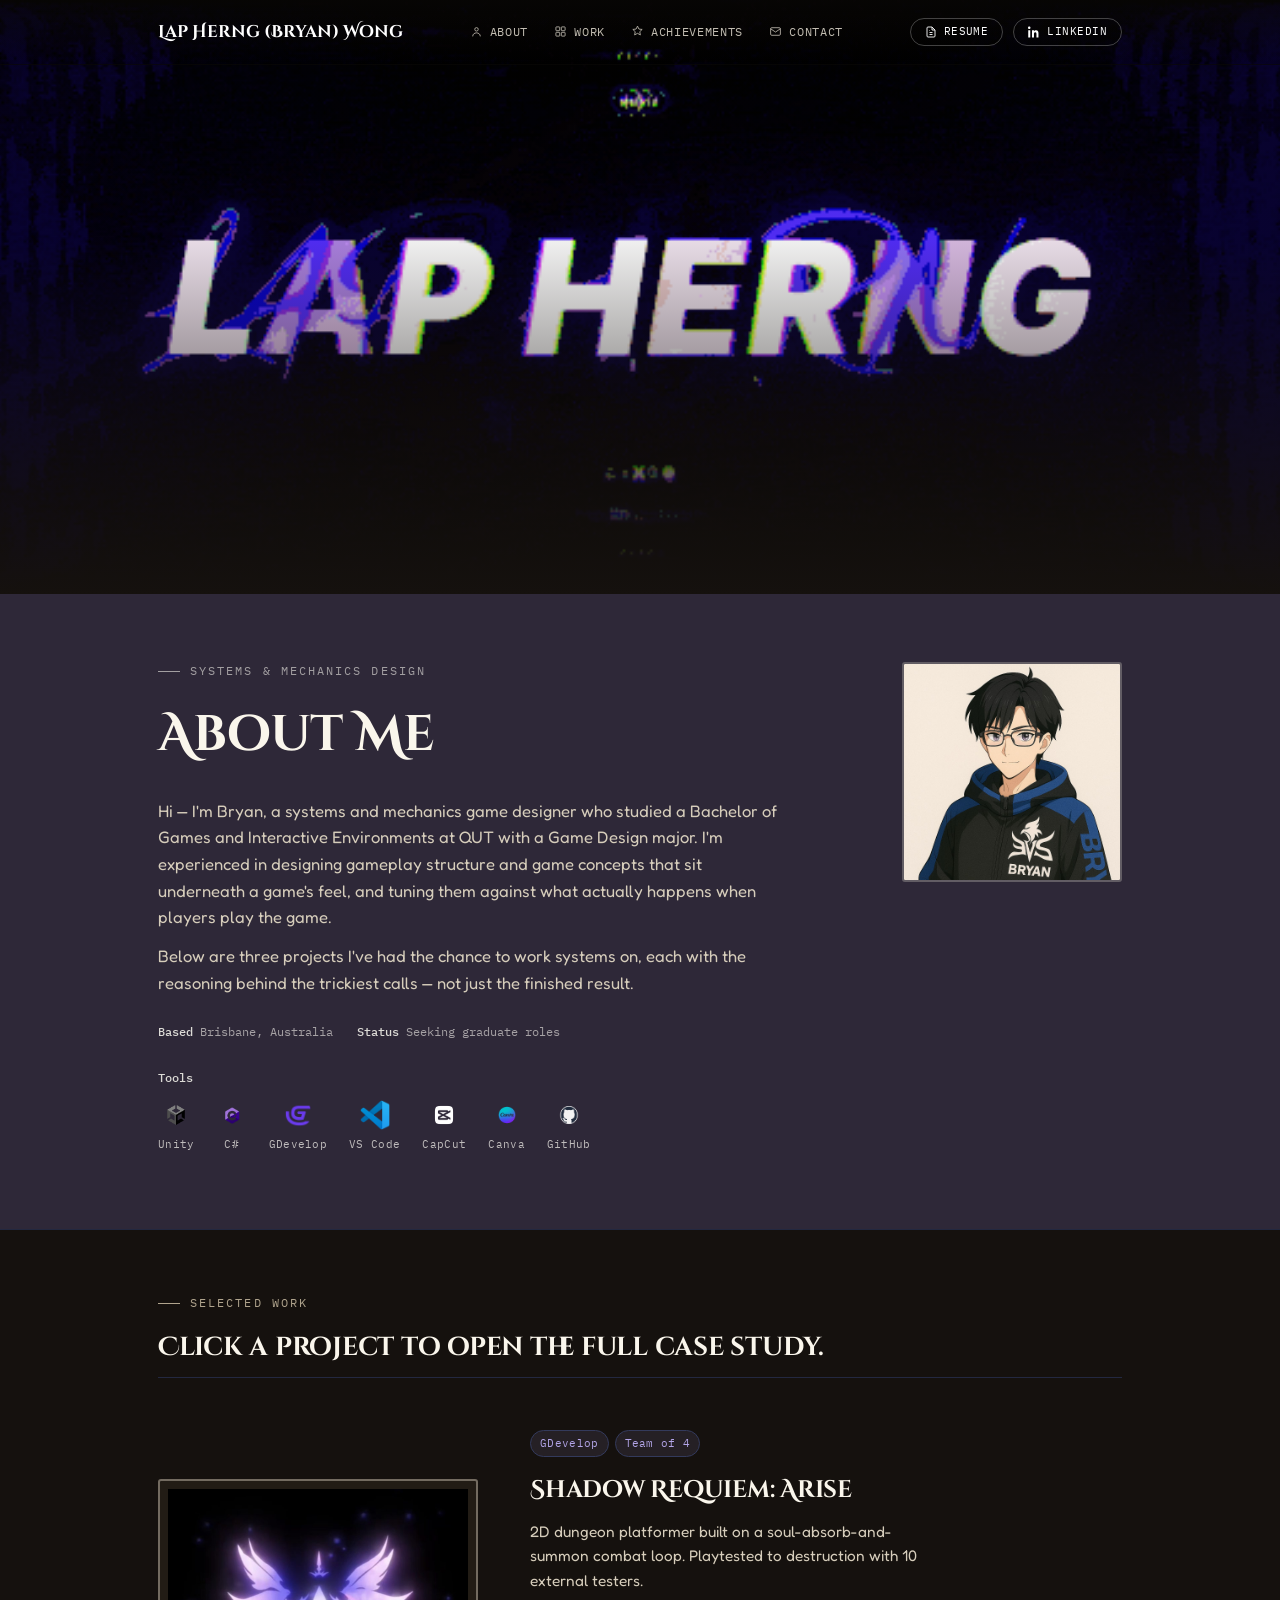
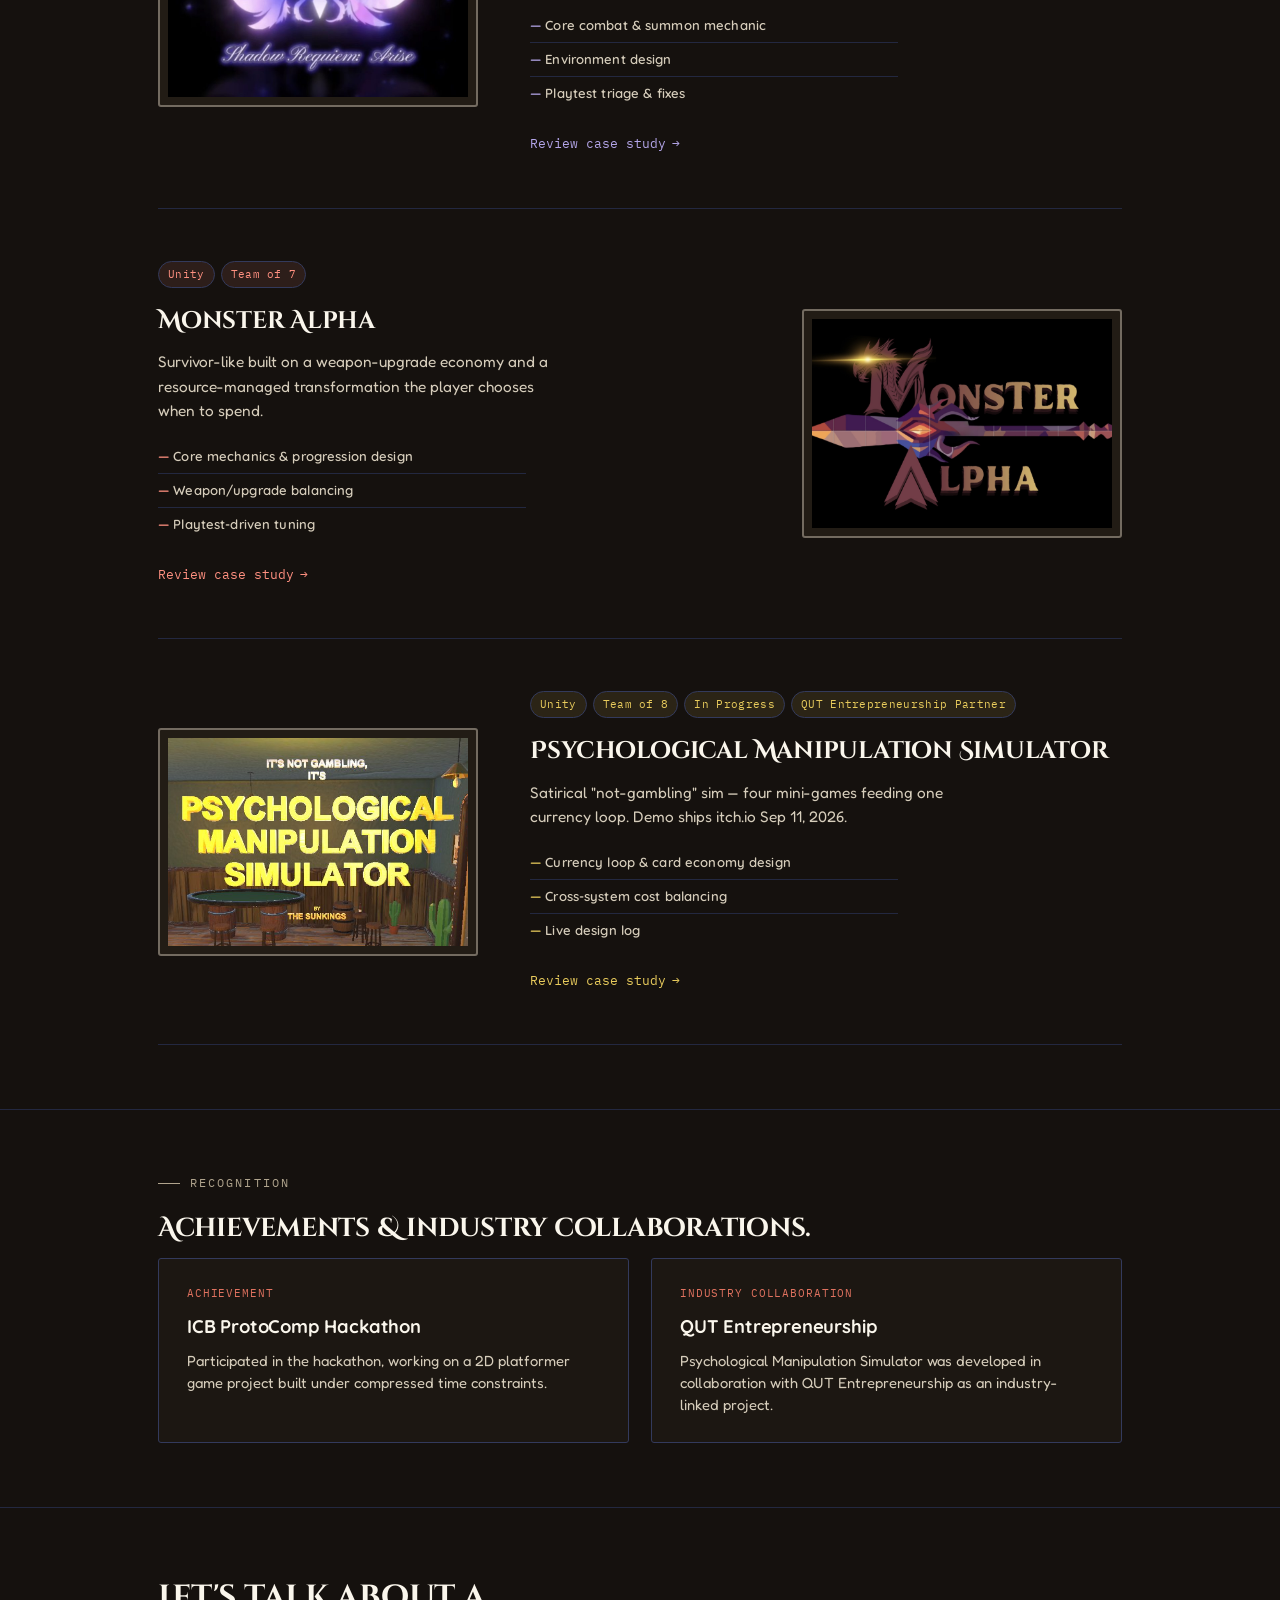
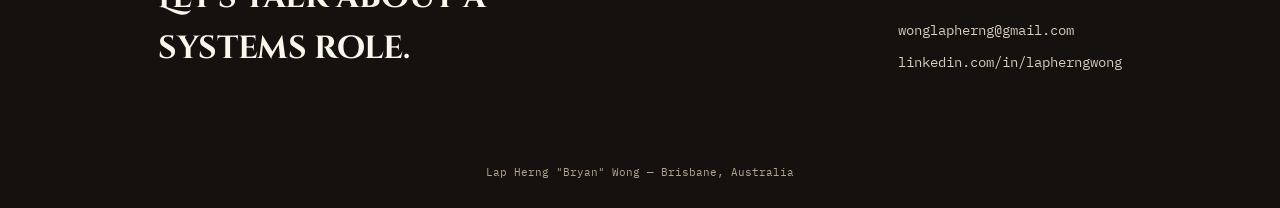
<file: index.html>
<!DOCTYPE html>
<html lang="en">
<head>
<meta charset="UTF-8">
<meta name="viewport" content="width=device-width, initial-scale=1.0">
<title>Lap Herng (Bryan) Wong — Systems &amp; Mechanics Designer</title>
<meta name="description" content="Systems and mechanics design portfolio — Bryan Wong, final-year Games &amp; Interactive Environments student at QUT.">
<link rel="preconnect" href="https://fonts.googleapis.com">
<link rel="preconnect" href="https://fonts.gstatic.com" crossorigin>
<link href="https://fonts.googleapis.com/css2?family=Cinzel+Decorative:wght@700;900&family=Fredoka:wght@300;400;500;600;700&family=IBM+Plex+Mono:wght@400;500&family=Quicksand:wght@500;600;700&display=swap" rel="stylesheet">
<link rel="stylesheet" href="assets/style.css?v=8">
</head>
<body>

<header class="nav" id="siteNav">
  <div class="nav-inner">
    <a href="index.html#top" class="nav-name">Lap Herng (Bryan) Wong</a>
    <ul class="nav-links">
      <li><a href="index.html#about"><svg viewBox="0 0 24 24" fill="none" stroke="currentColor" stroke-width="1.8"><circle cx="12" cy="8" r="3.2"/><path d="M5 21c0-4 3.2-6.5 7-6.5s7 2.5 7 6.5"/></svg><span class="label">About</span></a></li>
      <li><a href="index.html#work"><svg viewBox="0 0 24 24" fill="none" stroke="currentColor" stroke-width="1.8"><rect x="3.5" y="3.5" width="7" height="7" rx="1"/><rect x="13.5" y="3.5" width="7" height="7" rx="1"/><rect x="3.5" y="13.5" width="7" height="7" rx="1"/><rect x="13.5" y="13.5" width="7" height="7" rx="1"/></svg><span class="label">Work</span></a></li>
      <li><a href="index.html#achievements"><svg viewBox="0 0 24 24" fill="none" stroke="currentColor" stroke-width="1.8"><path d="M12 2l2.6 5.5 6 .7-4.4 4.1 1.1 6-5.3-2.9-5.3 2.9 1.1-6-4.4-4.1 6-.7z"/></svg><span class="label">Achievements</span></a></li>
      <li><a href="index.html#contact"><svg viewBox="0 0 24 24" fill="none" stroke="currentColor" stroke-width="1.8"><rect x="3" y="5" width="18" height="14" rx="2"/><path d="M3 7l9 6 9-6"/></svg><span class="label">Contact</span></a></li>
    </ul>
    <div class="nav-actions">
      <button class="nav-social" data-modal="resume-modal" aria-haspopup="dialog">
        <svg viewBox="0 0 24 24" fill="none" stroke="currentColor" stroke-width="1.8"><path d="M14 2H6a2 2 0 0 0-2 2v16a2 2 0 0 0 2 2h12a2 2 0 0 0 2-2V8z"/><path d="M14 2v6h6"/><path d="M9 13h6M9 17h6M9 9h1"/></svg>
        <span>Resume</span>
      </button>
      <a class="nav-social" href="https://www.linkedin.com/in/lapherngwong/" target="_blank" rel="noopener">
        <svg viewBox="0 0 24 24" fill="currentColor"><path d="M4.98 3.5C4.98 4.88 3.9 6 2.5 6S0 4.88 0 3.5 1.12 1 2.5 1s2.48 1.12 2.48 2.5zM.5 8.5h4V23h-4V8.5zM8.5 8.5h3.8v2h.05c.53-1 1.83-2.05 3.77-2.05 4.03 0 4.78 2.65 4.78 6.1V23h-4v-6.9c0-1.65-.03-3.77-2.3-3.77-2.3 0-2.65 1.8-2.65 3.65V23h-4V8.5z"/></svg>
        <span>LinkedIn</span>
      </a>
    </div>
  </div>
</header>

<div class="attachment-modal resume-modal-wrap" id="resume-modal" role="dialog" aria-modal="true" aria-labelledby="resume-modal-title" inert>
  <div class="attachment-modal-backdrop" data-modal-close></div>
  <div class="attachment-modal-panel resume-modal-panel">
    <div class="attachment-modal-head">
      <h3 id="resume-modal-title">Resume — Lap Herng (Bryan) Wong</h3>
      <button class="attachment-modal-close" data-modal-close>Close ×</button>
    </div>
    <iframe class="resume-frame" src="assets/files/Lap_Herng_Wong_(Bryan)_Resume.pdf?v=2" title="Resume preview — Lap Herng (Bryan) Wong"></iframe>
    <div class="resume-modal-actions">
      <a class="resume-download" href="assets/files/Lap_Herng_Wong_(Bryan)_Resume.pdf?v=2" download="Lap_Herng_Wong_(Bryan)_Resume.pdf">
        <svg viewBox="0 0 24 24" fill="none" stroke="currentColor" stroke-width="2"><path d="M12 3v12m0 0l-4-4m4 4l4-4"/><path d="M4 17v2a2 2 0 0 0 2 2h12a2 2 0 0 0 2-2v-2"/></svg>
        Download PDF
      </a>
    </div>
  </div>
</div>

<main id="top">

  <div class="hero-banner">
    <div class="hero-banner-media"></div>
    <div class="hero-banner-scrim"></div>
  </div>

  <section class="about-panel" id="about">
    <div class="wrap reveal">
      <div class="about-grid">
        <div class="about-content">
          <div class="eyebrow">Systems &amp; Mechanics Design</div>
          <h2>About Me</h2>
          <p>Hi — I'm Bryan, a systems and mechanics game designer who studied a Bachelor of Games and Interactive Environments at QUT with a Game Design major. I'm experienced in designing gameplay structure and game concepts that sit underneath a game's feel, and tuning them against what actually happens when players play the game.</p>
          <p>Below are three projects I've had the chance to work systems on, each with the reasoning behind the trickiest calls — not just the finished result.</p>
          <div class="about-panel-meta">
            <span><b>Based</b> Brisbane, Australia</span>
            <span><b>Status</b> Seeking graduate roles</span>
          </div>
          <div class="tools-label">Tools</div>
          <div class="tool-logos">
            <div class="tool-badge" title="Unity">
              <img src="assets/images/logo_unity.png" alt="Unity logo">
              <span>Unity</span>
            </div>
            <div class="tool-badge" title="C#">
              <img src="assets/images/logo_c%23.png" alt="C# logo">
              <span>C#</span>
            </div>
            <div class="tool-badge" title="GDevelop">
              <img src="assets/images/logo_gdev.png" alt="GDevelop logo">
              <span>GDevelop</span>
            </div>
            <div class="tool-badge" title="Visual Studio Code">
              <img src="assets/images/logo_vsc.png" alt="Visual Studio Code logo">
              <span>VS Code</span>
            </div>
            <div class="tool-badge" title="CapCut">
              <img src="assets/images/logo_capcut.png" alt="CapCut logo">
              <span>CapCut</span>
            </div>
            <div class="tool-badge" title="Canva">
              <img src="assets/images/logo_canva.png" alt="Canva logo">
              <span>Canva</span>
            </div>
            <div class="tool-badge" title="GitHub">
              <img src="assets/images/logo_github.png" alt="GitHub logo">
              <span>GitHub</span>
            </div>
          </div>
        </div>
        <div class="about-photo">
          <img src="assets/images/bryan_pfp.jpg" alt="Bryan Wong">
        </div>
      </div>
    </div>
  </section>

  <section id="work">
    <div class="wrap">
      <div class="section-head reveal">
        <div class="eyebrow">Selected Work</div>
        <h2>Click a project to open the full case study.</h2>
      </div>

      <div class="work-rows">

        <!-- ROW 1: SHADOW REQUIEM — image left, text right -->
        <article class="row-project row--shadow reveal">
          <a class="row-toggle" href="projects/shadow-requiem.html">
            <div class="row-media"><img src="assets/images/shadow-requiem.jpg" alt="Shadow Requiem: Arise logo"></div>
            <div class="row-text">
              <div class="row-tags"><span class="tag">GDevelop</span><span class="tag">Team of 4</span></div>
              <h3>Shadow Requiem: Arise</h3>
              <p class="row-blurb">2D dungeon platformer built on a soul-absorb-and-summon combat loop. Playtested to destruction with 10 external testers.</p>
              <ul class="row-contrib">
                <li>Core combat &amp; summon mechanic</li>
                <li>Environment design</li>
                <li>Playtest triage &amp; fixes</li>
              </ul>
              <span class="row-cta">Review case study <span class="arrow">→</span></span>
            </div>
          </a>
        </article>

        <!-- ROW 2: MONSTER ALPHA — text left, image right -->
        <article class="row-project row--monster row-project--reverse reveal">
          <a class="row-toggle" href="projects/monster-alpha.html">
            <div class="row-media"><img src="assets/images/monster-alpha.png" alt="Monster Alpha logo"></div>
            <div class="row-text">
              <div class="row-tags"><span class="tag">Unity</span><span class="tag">Team of 7</span></div>
              <h3>Monster Alpha</h3>
              <p class="row-blurb">Survivor-like built on a weapon-upgrade economy and a resource-managed transformation the player chooses when to spend.</p>
              <ul class="row-contrib">
                <li>Core mechanics &amp; progression design</li>
                <li>Weapon/upgrade balancing</li>
                <li>Playtest-driven tuning</li>
              </ul>
              <span class="row-cta">Review case study <span class="arrow">→</span></span>
            </div>
          </a>
        </article>

        <!-- ROW 3: PSYCH SIM — image left, text right -->
        <article class="row-project row--psych reveal">
          <a class="row-toggle" href="projects/psychological-manipulation-simulator.html">
            <div class="row-media"><img src="assets/images/psych-sim.jpg" alt="Psychological Manipulation Simulator key art"></div>
            <div class="row-text">
              <div class="row-tags"><span class="tag">Unity</span><span class="tag">Team of 8</span><span class="tag">In Progress</span><span class="tag">QUT Entrepreneurship Partner</span></div>
              <h3>Psychological Manipulation Simulator</h3>
              <p class="row-blurb">Satirical "not-gambling" sim — four mini-games feeding one currency loop. Demo ships itch.io Sep 11, 2026.</p>
              <ul class="row-contrib">
                <li>Currency loop &amp; card economy design</li>
                <li>Cross-system cost balancing</li>
                <li>Live design log</li>
              </ul>
              <span class="row-cta">Review case study <span class="arrow">→</span></span>
            </div>
          </a>
        </article>

      </div>
    </div>
  </section>

  <section id="achievements">
    <div class="wrap">
      <div class="section-head reveal">
        <div class="eyebrow">Recognition</div>
        <h2>Achievements &amp; industry collaborations.</h2>
      </div>

      <div class="achieve-grid">
        <div class="achieve-card reveal">
          <div class="achieve-kind">Achievement</div>
          <h3>ICB ProtoComp Hackathon</h3>
          <p>Participated in the hackathon, working on a 2D platformer game project built under compressed time constraints.</p>
        </div>
        <div class="achieve-card reveal">
          <div class="achieve-kind">Industry Collaboration</div>
          <h3>QUT Entrepreneurship</h3>
          <p>Psychological Manipulation Simulator was developed in collaboration with QUT Entrepreneurship as an industry-linked project.</p>
        </div>
      </div>
    </div>
  </section>

  <section id="contact">
    <div class="wrap">
      <div class="contact-inner reveal">
        <h2>Let's talk about a systems role.</h2>
        <div class="contact-links">
          <a href="mailto:wonglapherng@gmail.com">wonglapherng@gmail.com</a>
          <a href="https://www.linkedin.com/in/lapherngwong/" target="_blank" rel="noopener">linkedin.com/in/lapherngwong</a>
        </div>
      </div>
    </div>
  </section>

</main>

<footer>Lap Herng "Bryan" Wong — Brisbane, Australia</footer>

<script src="assets/main.js?v=8"></script>
</body>
</html>
</file>
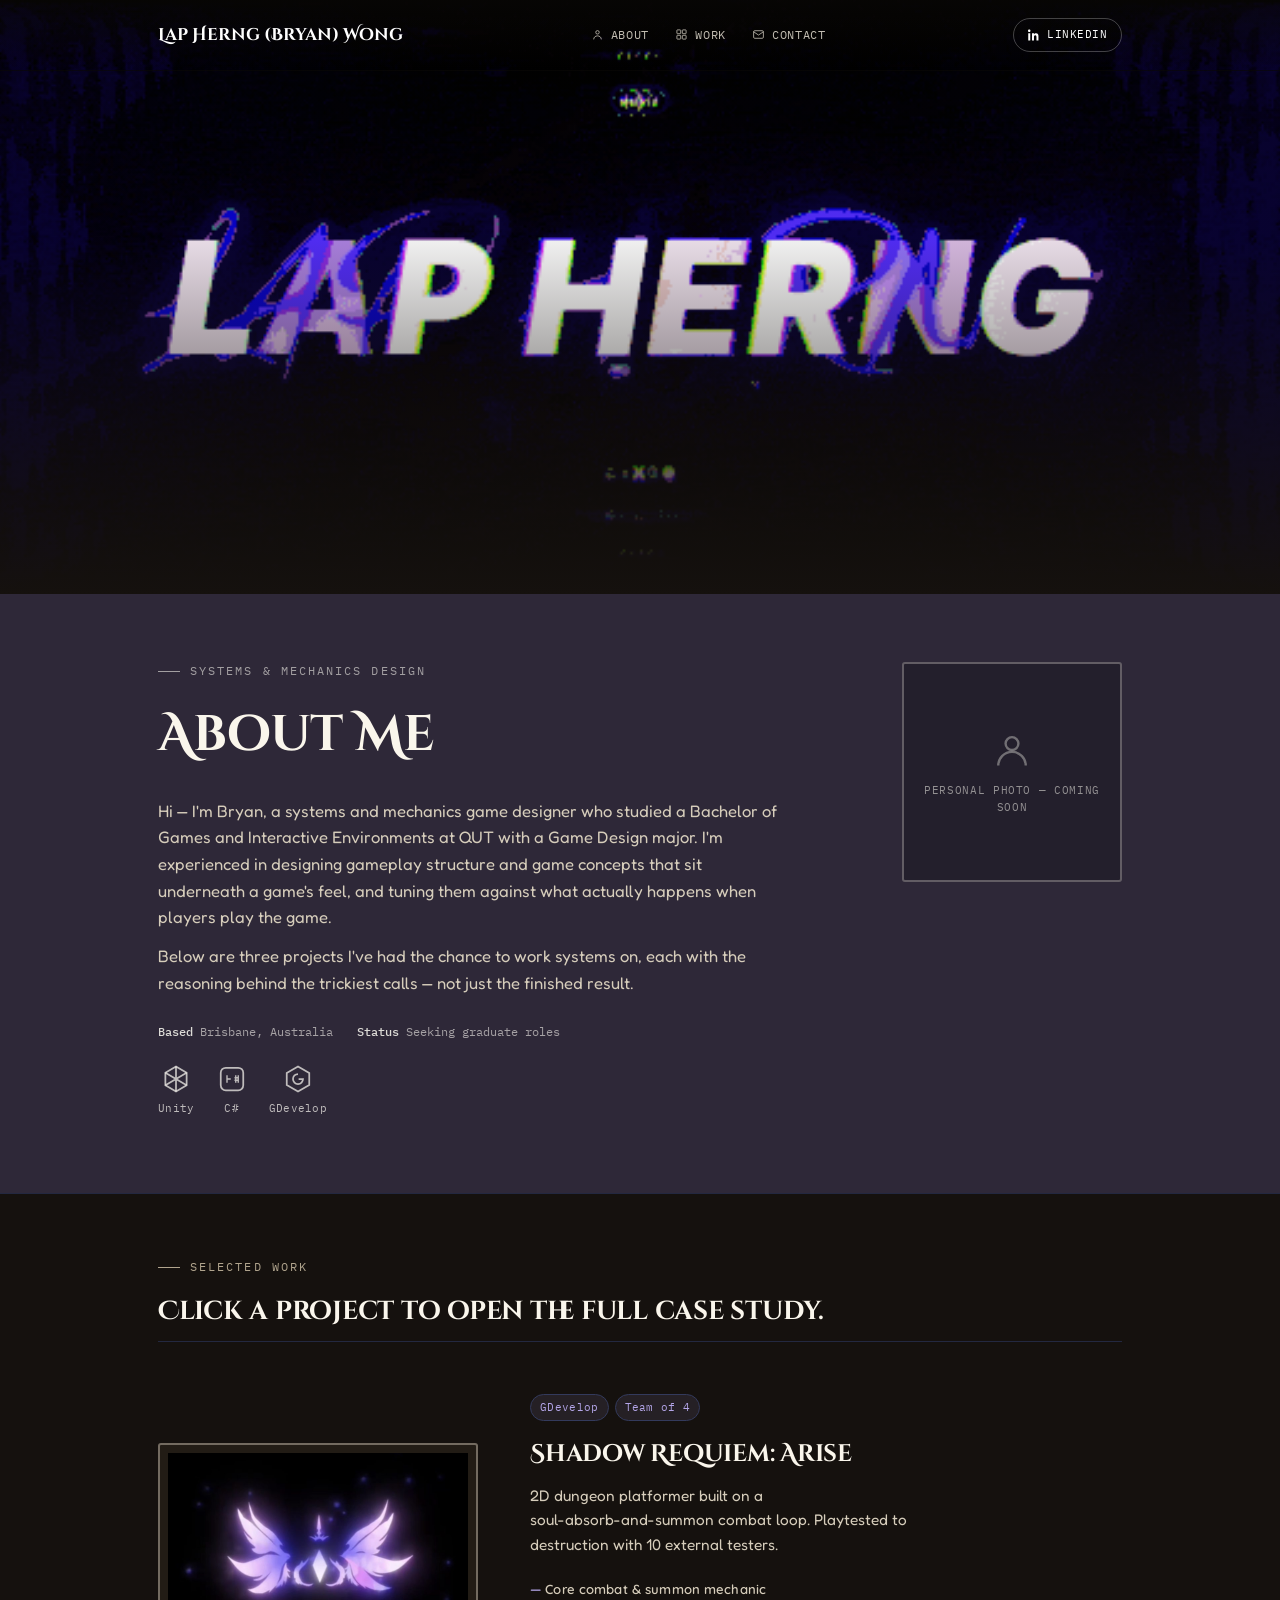
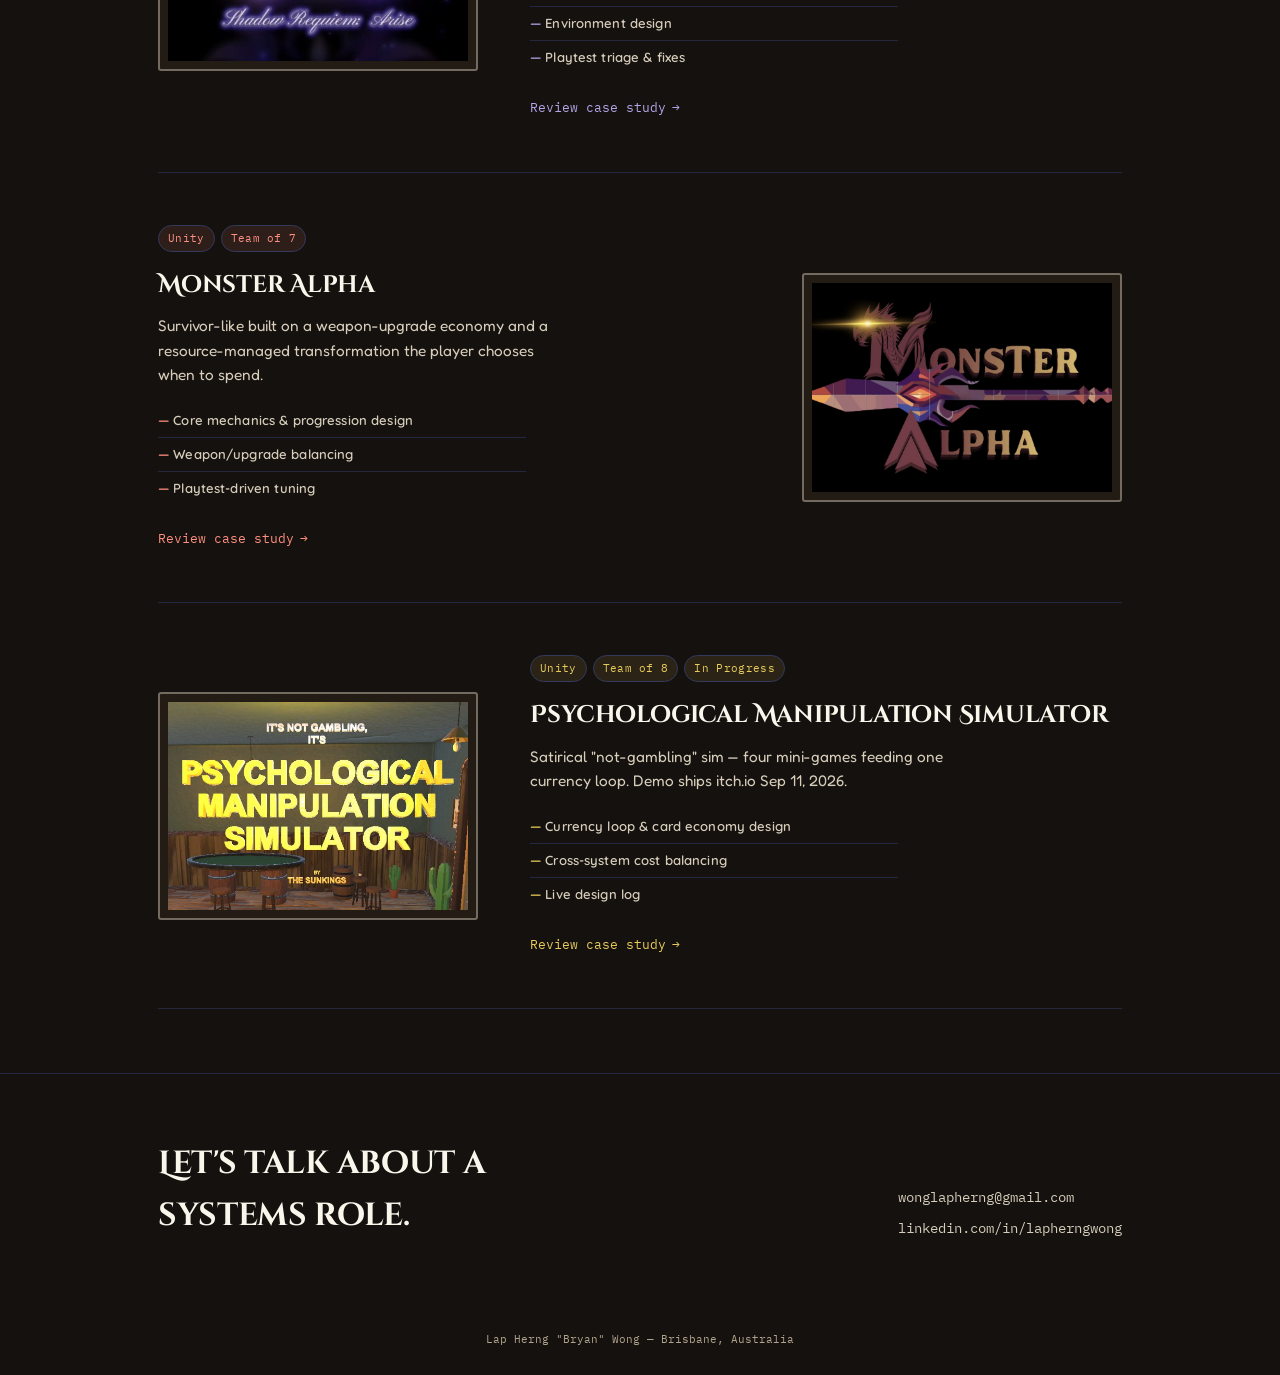
<file: portfolio-site (1)/index.html>
<!DOCTYPE html>
<html lang="en">
<head>
<meta charset="UTF-8">
<meta name="viewport" content="width=device-width, initial-scale=1.0">
<title>Lap Herng (Bryan) Wong — Systems &amp; Mechanics Designer</title>
<meta name="description" content="Systems and mechanics design portfolio — Bryan Wong, final-year Games &amp; Interactive Environments student at QUT.">
<link rel="preconnect" href="https://fonts.googleapis.com">
<link rel="preconnect" href="https://fonts.gstatic.com" crossorigin>
<link href="https://fonts.googleapis.com/css2?family=Cinzel+Decorative:wght@700;900&family=Fredoka:wght@300;400;500;600;700&family=IBM+Plex+Mono:wght@400;500&family=Quicksand:wght@500;600;700&display=swap" rel="stylesheet">
<link rel="stylesheet" href="assets/style.css">
</head>
<body>

<header class="nav" id="siteNav">
  <div class="nav-inner">
    <a href="index.html#top" class="nav-name">Lap Herng (Bryan) Wong</a>
    <ul class="nav-links">
      <li><a href="index.html#about"><svg viewBox="0 0 24 24" fill="none" stroke="currentColor" stroke-width="1.8"><circle cx="12" cy="8" r="3.2"/><path d="M5 21c0-4 3.2-6.5 7-6.5s7 2.5 7 6.5"/></svg><span class="label">About</span></a></li>
      <li><a href="index.html#work"><svg viewBox="0 0 24 24" fill="none" stroke="currentColor" stroke-width="1.8"><rect x="3.5" y="3.5" width="7" height="7" rx="1"/><rect x="13.5" y="3.5" width="7" height="7" rx="1"/><rect x="3.5" y="13.5" width="7" height="7" rx="1"/><rect x="13.5" y="13.5" width="7" height="7" rx="1"/></svg><span class="label">Work</span></a></li>
      <li><a href="index.html#contact"><svg viewBox="0 0 24 24" fill="none" stroke="currentColor" stroke-width="1.8"><rect x="3" y="5" width="18" height="14" rx="2"/><path d="M3 7l9 6 9-6"/></svg><span class="label">Contact</span></a></li>
    </ul>
    <a class="nav-social" href="https://www.linkedin.com/in/lapherngwong/" target="_blank" rel="noopener">
      <svg viewBox="0 0 24 24" fill="currentColor"><path d="M4.98 3.5C4.98 4.88 3.9 6 2.5 6S0 4.88 0 3.5 1.12 1 2.5 1s2.48 1.12 2.48 2.5zM.5 8.5h4V23h-4V8.5zM8.5 8.5h3.8v2h.05c.53-1 1.83-2.05 3.77-2.05 4.03 0 4.78 2.65 4.78 6.1V23h-4v-6.9c0-1.65-.03-3.77-2.3-3.77-2.3 0-2.65 1.8-2.65 3.65V23h-4V8.5z"/></svg>
      <span>LinkedIn</span>
    </a>
  </div>
</header>

<main id="top">

  <div class="hero-banner">
    <div class="hero-banner-media"></div>
    <div class="hero-banner-scrim"></div>
  </div>

  <section class="about-panel" id="about">
    <div class="wrap reveal">
      <div class="about-grid">
        <div class="about-content">
          <div class="eyebrow">Systems &amp; Mechanics Design</div>
          <h2>About Me</h2>
          <p>Hi — I'm Bryan, a systems and mechanics game designer who studied a Bachelor of Games and Interactive Environments at QUT with a Game Design major. I'm experienced in designing gameplay structure and game concepts that sit underneath a game's feel, and tuning them against what actually happens when players play the game.</p>
          <p>Below are three projects I've had the chance to work systems on, each with the reasoning behind the trickiest calls — not just the finished result.</p>
          <div class="about-panel-meta">
            <span><b>Based</b> Brisbane, Australia</span>
            <span><b>Status</b> Seeking graduate roles</span>
          </div>
          <div class="tool-logos">
            <div class="tool-badge" title="Unity">
              <svg viewBox="0 0 24 24" fill="none" stroke="currentColor" stroke-width="1.4"><path d="M12 2l8.5 5v10L12 22l-8.5-5V7L12 2z"/><path d="M12 2v20M3.5 7L12 12l8.5-5M3.5 17L12 12l8.5 5"/></svg>
              <span>Unity</span>
            </div>
            <div class="tool-badge" title="C#">
              <svg viewBox="0 0 24 24" fill="none" stroke="currentColor" stroke-width="1.4"><rect x="3" y="3" width="18" height="18" rx="4"/><path d="M8 15V9M8 12h3M15 9v6m2-6v6m-3-4h3m-3 2h3" stroke-width="1.1"/></svg>
              <span>C#</span>
            </div>
            <div class="tool-badge" title="GDevelop">
              <svg viewBox="0 0 24 24" fill="none" stroke="currentColor" stroke-width="1.4"><path d="M12 2l9 5.2v9.6L12 22l-9-5.2V7.2L12 2z"/><path d="M12 8a4 4 0 1 0 4 4h-3.5"/></svg>
              <span>GDevelop</span>
            </div>
          </div>
        </div>
        <div class="about-photo">
          <svg viewBox="0 0 24 24" fill="none" stroke="currentColor" stroke-width="1.3"><circle cx="12" cy="8.5" r="3.5"/><path d="M4.5 20.5a7.5 7.5 0 0 1 15 0"/></svg>
          <span>Personal photo — coming soon</span>
        </div>
      </div>
    </div>
  </section>

  <section id="work">
    <div class="wrap">
      <div class="section-head reveal">
        <div class="eyebrow">Selected Work</div>
        <h2>Click a project to open the full case study.</h2>
      </div>

      <div class="work-rows">

        <!-- ROW 1: SHADOW REQUIEM — image left, text right -->
        <article class="row-project row--shadow reveal">
          <a class="row-toggle" href="projects/shadow-requiem.html">
            <div class="row-media"><img src="assets/images/shadow-requiem.jpg" alt="Shadow Requiem: Arise logo"></div>
            <div class="row-text">
              <div class="row-tags"><span class="tag">GDevelop</span><span class="tag">Team of 4</span></div>
              <h3>Shadow Requiem: Arise</h3>
              <p class="row-blurb">2D dungeon platformer built on a soul-absorb-and-summon combat loop. Playtested to destruction with 10 external testers.</p>
              <ul class="row-contrib">
                <li>Core combat &amp; summon mechanic</li>
                <li>Environment design</li>
                <li>Playtest triage &amp; fixes</li>
              </ul>
              <span class="row-cta">Review case study <span class="arrow">→</span></span>
            </div>
          </a>
        </article>

        <!-- ROW 2: MONSTER ALPHA — text left, image right -->
        <article class="row-project row--monster row-project--reverse reveal">
          <a class="row-toggle" href="projects/monster-alpha.html">
            <div class="row-media"><img src="assets/images/monster-alpha.png" alt="Monster Alpha logo"></div>
            <div class="row-text">
              <div class="row-tags"><span class="tag">Unity</span><span class="tag">Team of 7</span></div>
              <h3>Monster Alpha</h3>
              <p class="row-blurb">Survivor-like built on a weapon-upgrade economy and a resource-managed transformation the player chooses when to spend.</p>
              <ul class="row-contrib">
                <li>Core mechanics &amp; progression design</li>
                <li>Weapon/upgrade balancing</li>
                <li>Playtest-driven tuning</li>
              </ul>
              <span class="row-cta">Review case study <span class="arrow">→</span></span>
            </div>
          </a>
        </article>

        <!-- ROW 3: PSYCH SIM — image left, text right -->
        <article class="row-project row--psych reveal">
          <a class="row-toggle" href="projects/psychological-manipulation-simulator.html">
            <div class="row-media"><img src="assets/images/psych-sim.jpg" alt="Psychological Manipulation Simulator key art"></div>
            <div class="row-text">
              <div class="row-tags"><span class="tag">Unity</span><span class="tag">Team of 8</span><span class="tag">In Progress</span></div>
              <h3>Psychological Manipulation Simulator</h3>
              <p class="row-blurb">Satirical "not-gambling" sim — four mini-games feeding one currency loop. Demo ships itch.io Sep 11, 2026.</p>
              <ul class="row-contrib">
                <li>Currency loop &amp; card economy design</li>
                <li>Cross-system cost balancing</li>
                <li>Live design log</li>
              </ul>
              <span class="row-cta">Review case study <span class="arrow">→</span></span>
            </div>
          </a>
        </article>

      </div>
    </div>
  </section>

  <section id="contact">
    <div class="wrap">
      <div class="contact-inner reveal">
        <h2>Let's talk about a systems role.</h2>
        <div class="contact-links">
          <a href="mailto:wonglapherng@gmail.com">wonglapherng@gmail.com</a>
          <a href="https://www.linkedin.com/in/lapherngwong/" target="_blank" rel="noopener">linkedin.com/in/lapherngwong</a>
        </div>
      </div>
    </div>
  </section>

</main>

<footer>Lap Herng "Bryan" Wong — Brisbane, Australia</footer>

<script src="assets/main.js"></script>
</body>
</html>
</file>
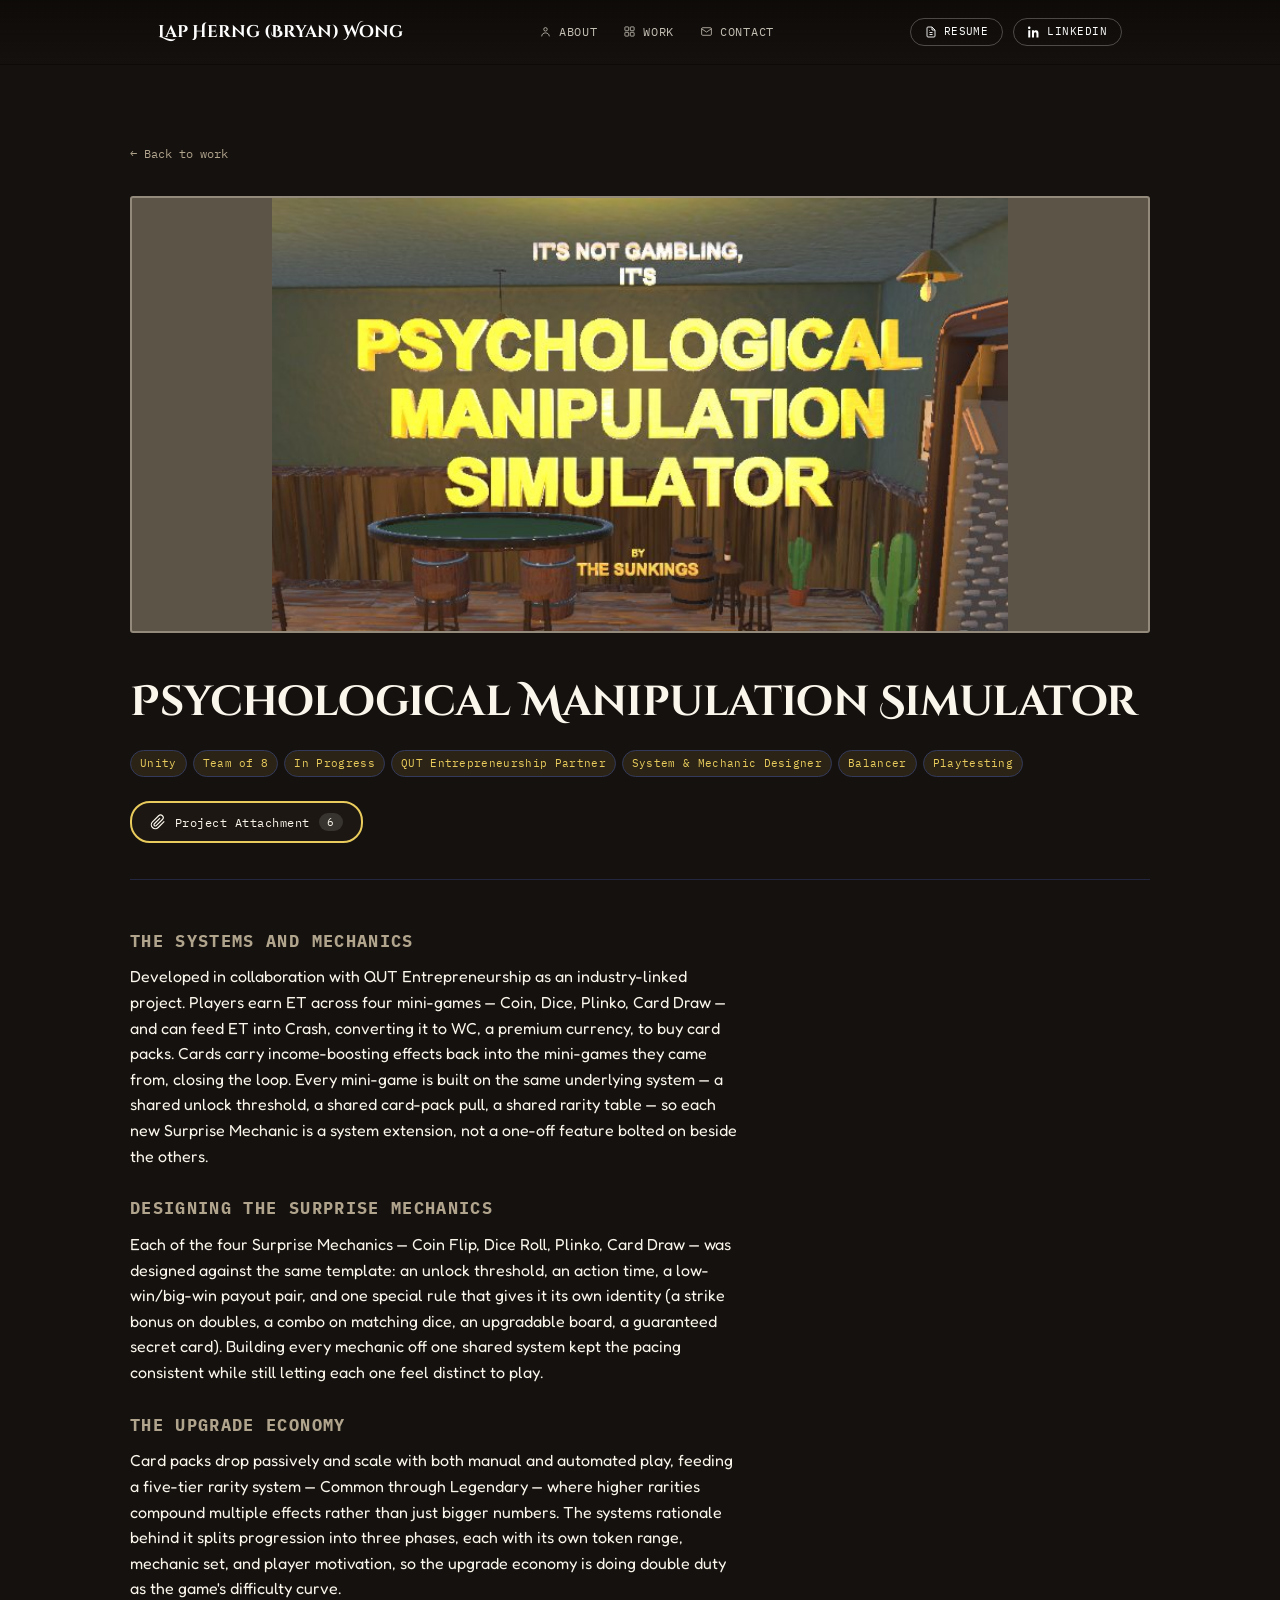
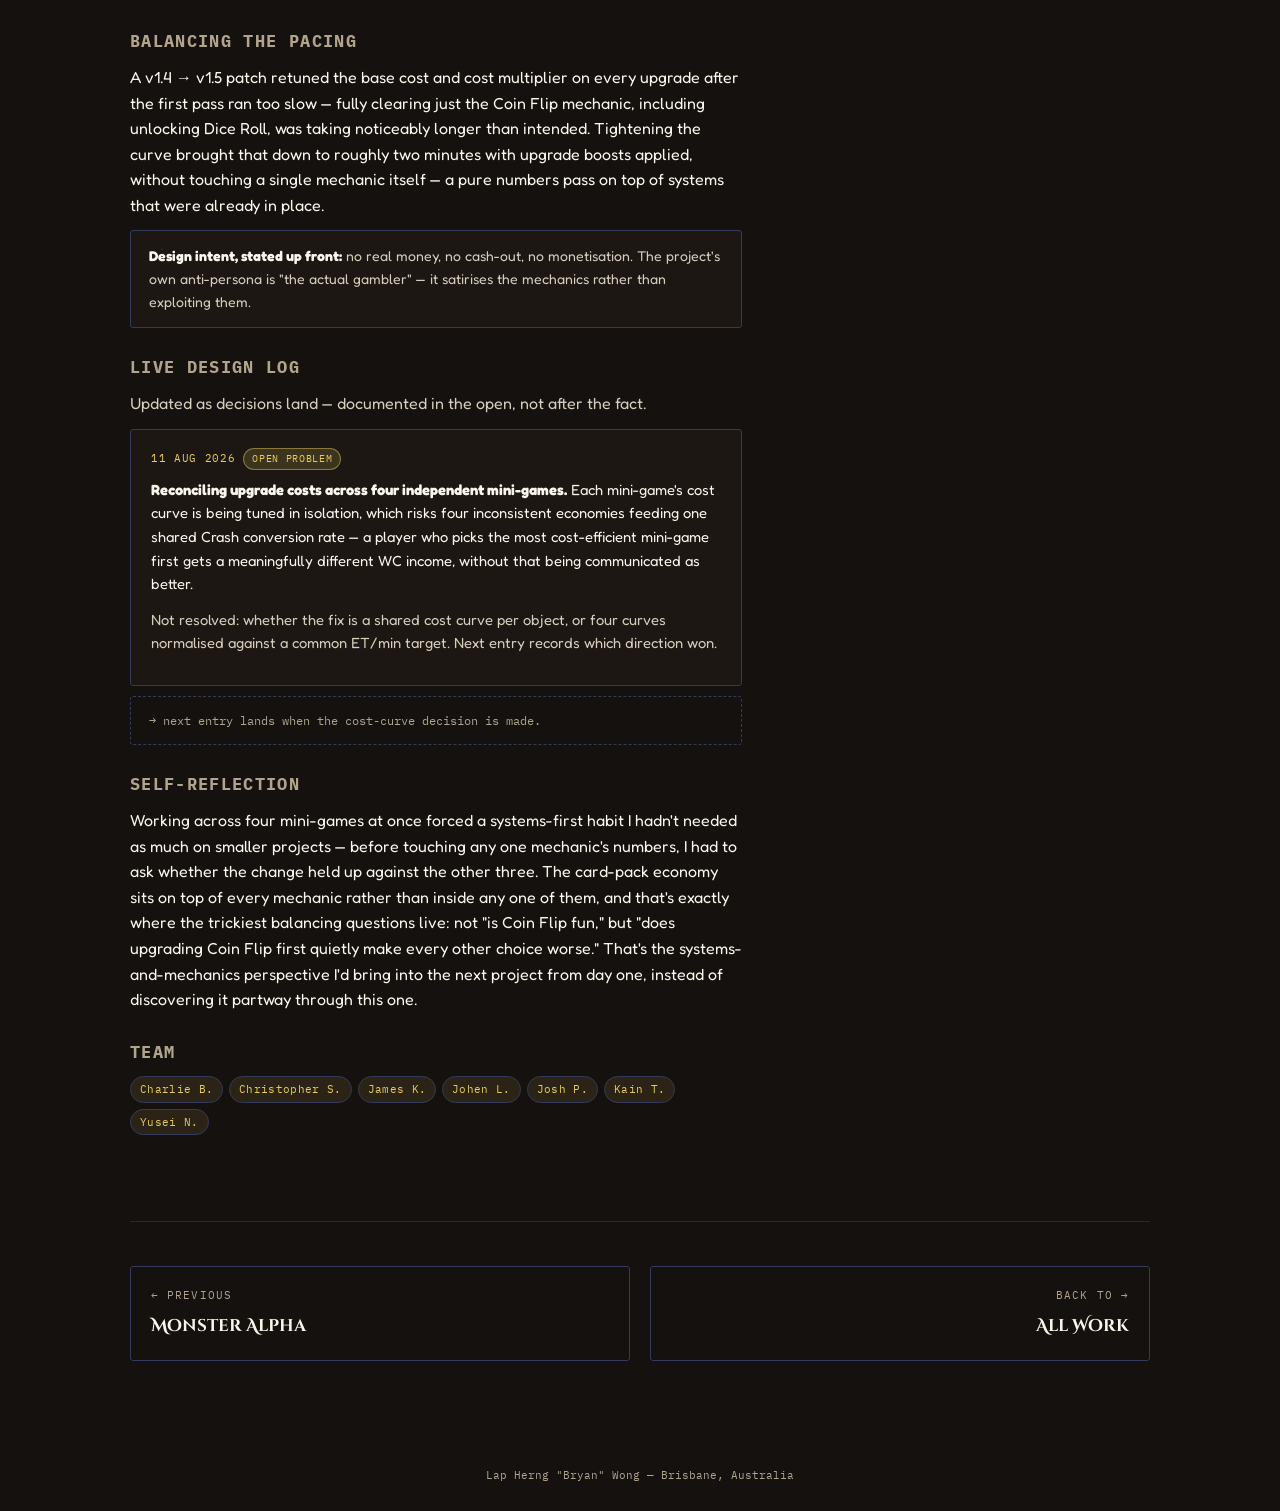
<file: projects/psychological-manipulation-simulator.html>
<!DOCTYPE html>
<html lang="en">
<head>
<meta charset="UTF-8">
<meta name="viewport" content="width=device-width, initial-scale=1.0">
<title>Psychological Manipulation Simulator — Case Study — Lap Herng (Bryan) Wong</title>
<meta name="description" content="Case study: systems and mechanics design work on Psychological Manipulation Simulator.">
<link rel="preconnect" href="https://fonts.googleapis.com">
<link rel="preconnect" href="https://fonts.gstatic.com" crossorigin>
<link href="https://fonts.googleapis.com/css2?family=Cinzel+Decorative:wght@700;900&family=Fredoka:wght@300;400;500;600;700&family=IBM+Plex+Mono:wght@400;500&family=Quicksand:wght@500;600;700&display=swap" rel="stylesheet">
<link rel="stylesheet" href="../assets/style.css?v=8">
</head>
<body>

<header class="nav" id="siteNav">
  <div class="nav-inner">
    <a href="../index.html#top" class="nav-name">Lap Herng (Bryan) Wong</a>
    <ul class="nav-links">
      <li><a href="../index.html#about"><svg viewBox="0 0 24 24" fill="none" stroke="currentColor" stroke-width="1.8"><circle cx="12" cy="8" r="3.2"/><path d="M5 21c0-4 3.2-6.5 7-6.5s7 2.5 7 6.5"/></svg><span class="label">About</span></a></li>
      <li><a href="../index.html#work"><svg viewBox="0 0 24 24" fill="none" stroke="currentColor" stroke-width="1.8"><rect x="3.5" y="3.5" width="7" height="7" rx="1"/><rect x="13.5" y="3.5" width="7" height="7" rx="1"/><rect x="3.5" y="13.5" width="7" height="7" rx="1"/><rect x="13.5" y="13.5" width="7" height="7" rx="1"/></svg><span class="label">Work</span></a></li>
      <li><a href="../index.html#contact"><svg viewBox="0 0 24 24" fill="none" stroke="currentColor" stroke-width="1.8"><rect x="3" y="5" width="18" height="14" rx="2"/><path d="M3 7l9 6 9-6"/></svg><span class="label">Contact</span></a></li>
    </ul>
    <div class="nav-actions">
      <button class="nav-social" data-modal="resume-modal" aria-haspopup="dialog">
        <svg viewBox="0 0 24 24" fill="none" stroke="currentColor" stroke-width="1.8"><path d="M14 2H6a2 2 0 0 0-2 2v16a2 2 0 0 0 2 2h12a2 2 0 0 0 2-2V8z"/><path d="M14 2v6h6"/><path d="M9 13h6M9 17h6M9 9h1"/></svg>
        <span>Resume</span>
      </button>
      <a class="nav-social" href="https://www.linkedin.com/in/lapherngwong/" target="_blank" rel="noopener">
        <svg viewBox="0 0 24 24" fill="currentColor"><path d="M4.98 3.5C4.98 4.88 3.9 6 2.5 6S0 4.88 0 3.5 1.12 1 2.5 1s2.48 1.12 2.48 2.5zM.5 8.5h4V23h-4V8.5zM8.5 8.5h3.8v2h.05c.53-1 1.83-2.05 3.77-2.05 4.03 0 4.78 2.65 4.78 6.1V23h-4v-6.9c0-1.65-.03-3.77-2.3-3.77-2.3 0-2.65 1.8-2.65 3.65V23h-4V8.5z"/></svg>
        <span>LinkedIn</span>
      </a>
    </div>
  </div>
</header>

<div class="attachment-modal resume-modal-wrap" id="resume-modal" role="dialog" aria-modal="true" aria-labelledby="resume-modal-title" inert>
  <div class="attachment-modal-backdrop" data-modal-close></div>
  <div class="attachment-modal-panel resume-modal-panel">
    <div class="attachment-modal-head">
      <h3 id="resume-modal-title">Resume — Lap Herng (Bryan) Wong</h3>
      <button class="attachment-modal-close" data-modal-close>Close ×</button>
    </div>
    <iframe class="resume-frame" src="../assets/files/Lap_Herng_Wong_(Bryan)_Resume.pdf?v=2" title="Resume preview — Lap Herng (Bryan) Wong"></iframe>
    <div class="resume-modal-actions">
      <a class="resume-download" href="../assets/files/Lap_Herng_Wong_(Bryan)_Resume.pdf?v=2" download="Lap_Herng_Wong_(Bryan)_Resume.pdf">
        <svg viewBox="0 0 24 24" fill="none" stroke="currentColor" stroke-width="2"><path d="M12 3v12m0 0l-4-4m4 4l4-4"/><path d="M4 17v2a2 2 0 0 0 2 2h12a2 2 0 0 0 2-2v-2"/></svg>
        Download PDF
      </a>
    </div>
  </div>
</div>

<main>
  <div class="wrap project-page-header row--psych">
    <a class="back-link" href="../index.html#work"><span class="arrow-back">←</span> Back to work</a>

    <div class="project-hero-media reveal"><img src="../assets/images/psych-sim.jpg" alt="Psychological Manipulation Simulator key art"></div>

    <div class="project-title-row reveal">
      <div>
        <h1>Psychological Manipulation Simulator</h1>
        <div class="row-tags"><span class="tag">Unity</span><span class="tag">Team of 8</span><span class="tag">In Progress</span><span class="tag">QUT Entrepreneurship Partner</span><span class="tag">System &amp; Mechanic Designer</span><span class="tag">Balancer</span><span class="tag">Playtesting</span></div>
      </div>
      <button class="attachment-btn" data-modal="attach-psych" aria-haspopup="dialog">
        <svg viewBox="0 0 24 24" fill="none" stroke="currentColor" stroke-width="1.8"><path d="M21.44 11.05l-9.19 9.19a6 6 0 01-8.49-8.49l9.19-9.19a4 4 0 015.66 5.66l-9.2 9.19a2 2 0 01-2.83-2.83l8.49-8.48"/></svg>
        Project Attachment <span class="count">6</span>
      </button>
    </div>

    <div class="attachment-modal" id="attach-psych" role="dialog" aria-modal="true" aria-labelledby="attach-psych-title" inert>
      <div class="attachment-modal-backdrop" data-modal-close></div>
      <div class="attachment-modal-panel">
        <div class="attachment-modal-head">
          <h3 id="attach-psych-title">Psychological Manipulation Simulator — Project Attachments</h3>
          <button class="attachment-modal-close" data-modal-close>Close ×</button>
        </div>
        <div class="attachment-grid">
          <div class="attachment-card">
            <div class="attachment-media">
              <img src="../assets/images/PMS_wireframe.png" alt="Early UI wireframes for the Coin, Dice, Plinko, and Card Draw mini-game screens">
            </div>
            <div class="attachment-caption">
              <div class="a-title">Mini-game UI wireframes</div>
              <div class="a-desc">Early wireframes for the Coin, Dice, Plinko, and Poker mini-game screens — the shared active-boost, team-slot, and stats layout every Surprise Mechanic reuses, so a new mechanic plugs into one system instead of needing its own UI built from scratch.</div>
            </div>
          </div>
          <div class="attachment-card">
            <div class="attachment-media">
              <img src="../assets/images/PMS_sms.png" alt="Surprise Mechanic design table listing unlock condition, action time, and payout rates for each mini-game">
            </div>
            <div class="attachment-caption">
              <div class="a-title">'Surprise Mechanic' mechanic designs</div>
              <div class="a-desc">The full spec for all four Surprise Mechanics — unlock condition, purchase cost, action time, and win rates — each one built against the same system so difficulty and pacing scale through unlocks rather than raw number bumps.</div>
            </div>
          </div>
          <div class="attachment-card">
            <div class="attachment-media">
              <img src="../assets/images/PMS_card%20table.png" alt="Upgrade card table broken down by rarity, drop rate, and effect">
            </div>
            <div class="attachment-caption">
              <div class="a-title">Card category × rarity matrix</div>
              <div class="a-desc">The 4-category × 5-type × 5-rarity breakdown for the demo's 100-card scope, referenced in the case study's live design log.</div>
            </div>
          </div>
          <div class="attachment-card">
            <div class="attachment-media">
              <img src="../assets/images/PMS_upgrade%20system.png" alt="Upgrade system and card pack mechanic design document with systems rationale table">
            </div>
            <div class="attachment-caption">
              <div class="a-title">Upgrade system &amp; pack economy</div>
              <div class="a-desc">The systems doc for the card pack and upgrade mechanic — how pack-drop probability, card-slot unlocks, and rarity tiers interlock — plus the phase-by-phase rationale mapping early, mid, and late game against active-play time and player motivation.</div>
            </div>
          </div>
          <div class="attachment-card">
            <div class="attachment-media">
              <img src="../assets/images/PMS_currency%20flow.png" alt="Three-tier currency flow diagram from core loop to upgrade loop to meta loop">
            </div>
            <div class="attachment-caption">
              <div class="a-title">ET → WC → upgrade flow diagram</div>
              <div class="a-desc">The full three-tier currency loop — the core click loop, the upgrade loop card packs feed, and the meta loop that spends WC on legendary packs or higher mechanic tiers — the system backbone every mini-game hangs off.</div>
            </div>
          </div>
          <div class="attachment-card">
            <div class="attachment-media">
              <img src="../assets/images/PMS_balancing.png" alt="Balancing patch comparison of upgrade cost curves between version 1.4 and 1.5">
            </div>
            <div class="attachment-caption">
              <div class="a-title">Balancing pass (v1.4 → v1.5)</div>
              <div class="a-desc">A side-by-side of the upgrade cost curves before and after a balancing patch — retuning base cost and multiplier per upgrade to hit a target completion pace, the numeric tuning underneath every mechanic's feel.</div>
            </div>
          </div>
        </div>
      </div>
    </div>

    <div class="project-content">
      <div class="detail-body" style="max-width:68ch;">
        <h4>The systems and mechanics</h4>
        <p>Developed in collaboration with QUT Entrepreneurship as an industry-linked project. Players earn ET across four mini-games — Coin, Dice, Plinko, Card Draw — and can feed ET into Crash, converting it to WC, a premium currency, to buy card packs. Cards carry income-boosting effects back into the mini-games they came from, closing the loop. Every mini-game is built on the same underlying system — a shared unlock threshold, a shared card-pack pull, a shared rarity table — so each new Surprise Mechanic is a system extension, not a one-off feature bolted on beside the others.</p>

        <h4>Designing the surprise mechanics</h4>
        <p>Each of the four Surprise Mechanics — Coin Flip, Dice Roll, Plinko, Card Draw — was designed against the same template: an unlock threshold, an action time, a low-win/big-win payout pair, and one special rule that gives it its own identity (a strike bonus on doubles, a combo on matching dice, an upgradable board, a guaranteed secret card). Building every mechanic off one shared system kept the pacing consistent while still letting each one feel distinct to play.</p>

        <h4>The upgrade economy</h4>
        <p>Card packs drop passively and scale with both manual and automated play, feeding a five-tier rarity system — Common through Legendary — where higher rarities compound multiple effects rather than just bigger numbers. The systems rationale behind it splits progression into three phases, each with its own token range, mechanic set, and player motivation, so the upgrade economy is doing double duty as the game's difficulty curve.</p>

        <h4>Balancing the pacing</h4>
        <p>A v1.4 → v1.5 patch retuned the base cost and cost multiplier on every upgrade after the first pass ran too slow — fully clearing just the Coin Flip mechanic, including unlocking Dice Roll, was taking noticeably longer than intended. Tightening the curve brought that down to roughly two minutes with upgrade boosts applied, without touching a single mechanic itself — a pure numbers pass on top of systems that were already in place.</p>

        <div class="ethics-note reveal">
          <strong>Design intent, stated up front:</strong> no real money, no cash-out, no monetisation. The project's own anti-persona is "the actual gambler" — it satirises the mechanics rather than exploiting them.
        </div>

        <h4>Live design log</h4>
        <p class="muted reveal">Updated as decisions land — documented in the open, not after the fact.</p>
        <div class="log-entry reveal">
          <div class="log-date">11 Aug 2026 <span class="pill">open problem</span></div>
          <p><strong>Reconciling upgrade costs across four independent mini-games.</strong> Each mini-game's cost curve is being tuned in isolation, which risks four inconsistent economies feeding one shared Crash conversion rate — a player who picks the most cost-efficient mini-game first gets a meaningfully different WC income, without that being communicated as better.</p>
          <p class="muted">Not resolved: whether the fix is a shared cost curve per object, or four curves normalised against a common ET/min target. Next entry records which direction won.</p>
        </div>
        <div class="log-next reveal">→ next entry lands when the cost-curve decision is made.</div>

        <h4>Self-reflection</h4>
        <p>Working across four mini-games at once forced a systems-first habit I hadn't needed as much on smaller projects — before touching any one mechanic's numbers, I had to ask whether the change held up against the other three. The card-pack economy sits on top of every mechanic rather than inside any one of them, and that's exactly where the trickiest balancing questions live: not "is Coin Flip fun," but "does upgrading Coin Flip first quietly make every other choice worse." That's the systems-and-mechanics perspective I'd bring into the next project from day one, instead of discovering it partway through this one.</p>

        <h4>Team</h4>
        <div class="row-tags">
          <span class="tag">Charlie B.</span>
          <span class="tag">Christopher S.</span>
          <span class="tag">James K.</span>
          <span class="tag">Johen L.</span>
          <span class="tag">Josh P.</span>
          <span class="tag">Kain T.</span>
          <span class="tag">Yusei N.</span>
        </div>
      </div>

      <div class="project-pager reveal">
        <a class="pager-link prev row--monster" href="monster-alpha.html">
          <span class="pager-label">← Previous</span>
          <span class="pager-title">Monster Alpha</span>
        </a>
        <a class="pager-link next" href="../index.html#work">
          <span class="pager-label">Back to →</span>
          <span class="pager-title">All Work</span>
        </a>
      </div>
    </div>
  </div>
</main>

<footer>Lap Herng "Bryan" Wong — Brisbane, Australia</footer>

<script src="../assets/main.js?v=8"></script>
</body>
</html>
</file>
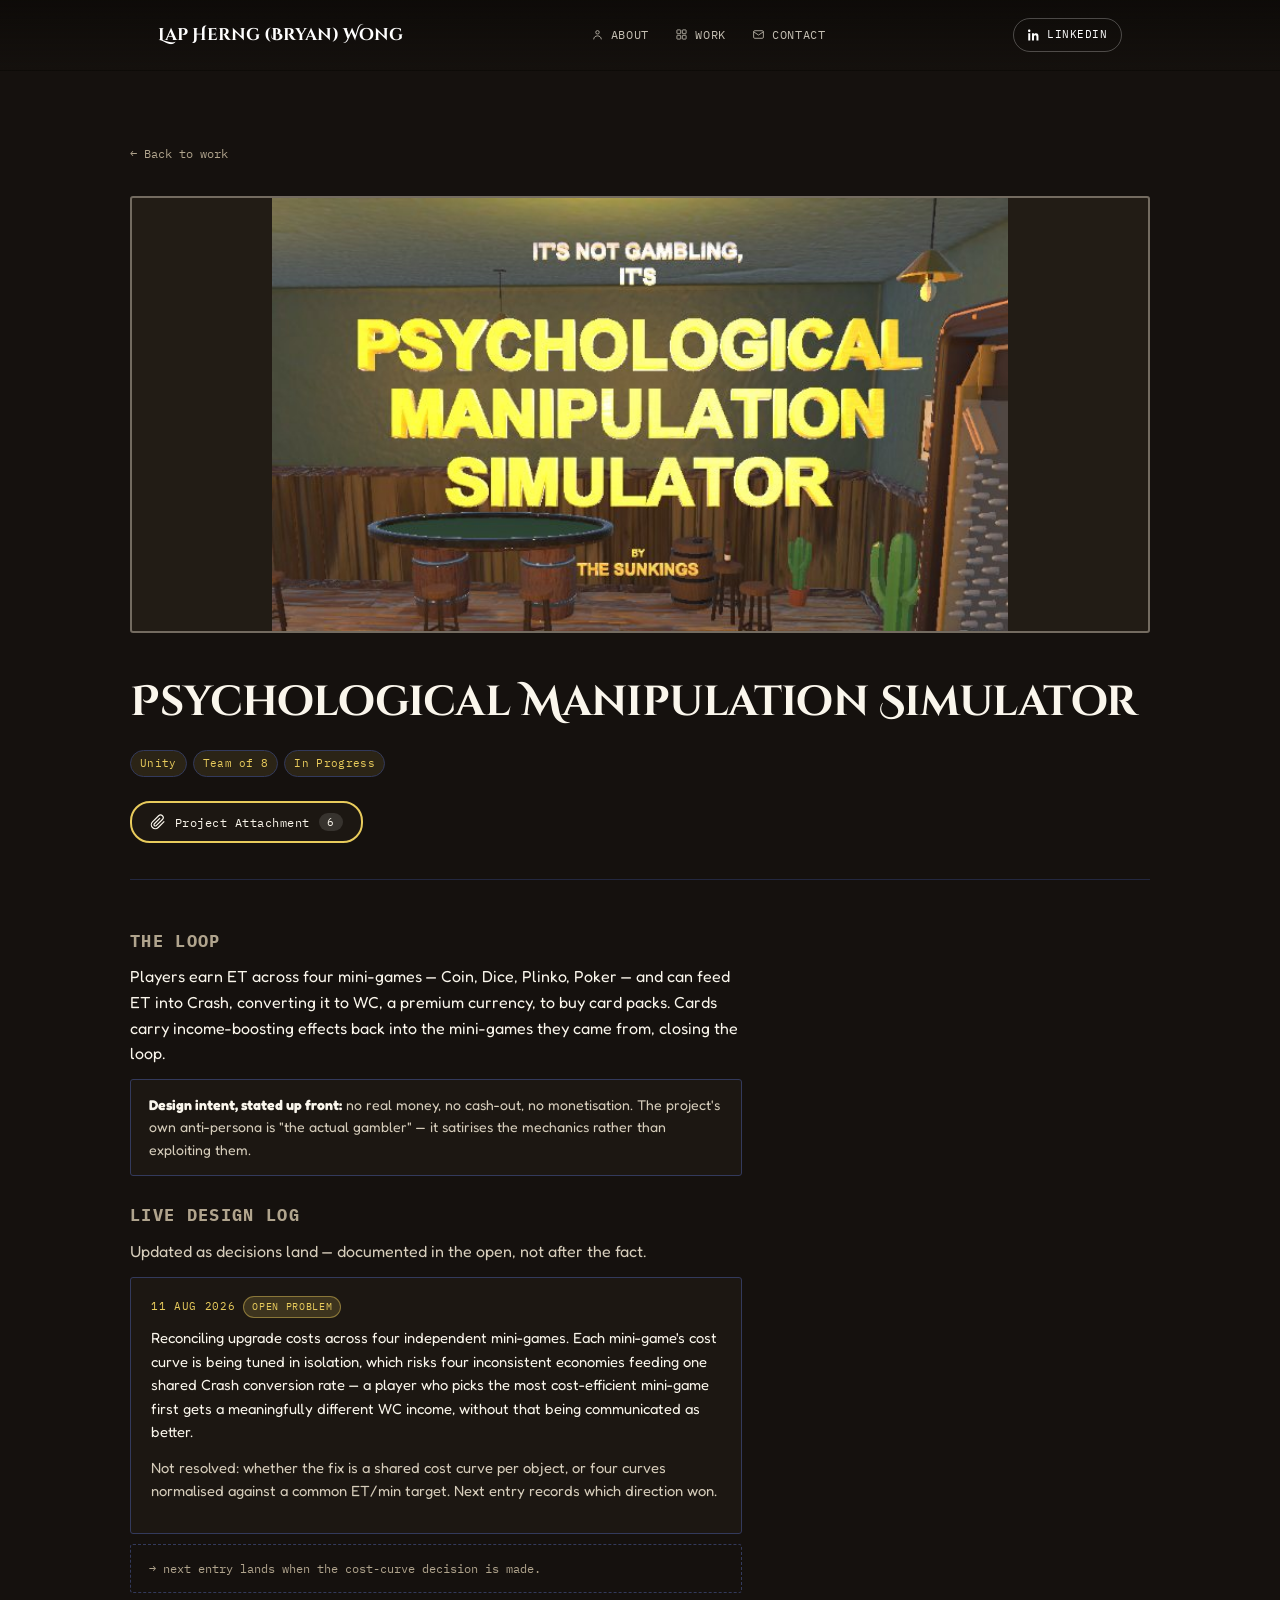
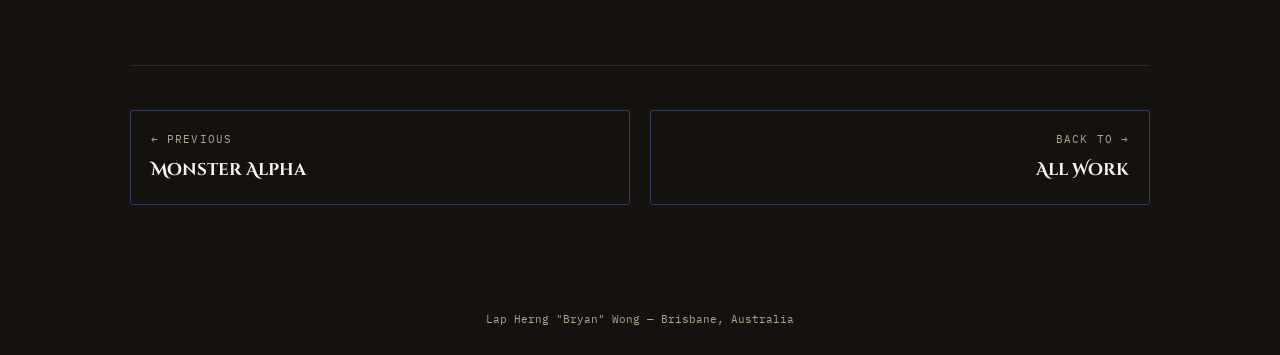
<file: portfolio-site (1)/projects/psychological-manipulation-simulator.html>
<!DOCTYPE html>
<html lang="en">
<head>
<meta charset="UTF-8">
<meta name="viewport" content="width=device-width, initial-scale=1.0">
<title>Psychological Manipulation Simulator — Case Study — Lap Herng (Bryan) Wong</title>
<meta name="description" content="Case study: systems and mechanics design work on Psychological Manipulation Simulator.">
<link rel="preconnect" href="https://fonts.googleapis.com">
<link rel="preconnect" href="https://fonts.gstatic.com" crossorigin>
<link href="https://fonts.googleapis.com/css2?family=Cinzel+Decorative:wght@700;900&family=Fredoka:wght@300;400;500;600;700&family=IBM+Plex+Mono:wght@400;500&family=Quicksand:wght@500;600;700&display=swap" rel="stylesheet">
<link rel="stylesheet" href="../assets/style.css">
</head>
<body>

<header class="nav" id="siteNav">
  <div class="nav-inner">
    <a href="../index.html#top" class="nav-name">Lap Herng (Bryan) Wong</a>
    <ul class="nav-links">
      <li><a href="../index.html#about"><svg viewBox="0 0 24 24" fill="none" stroke="currentColor" stroke-width="1.8"><circle cx="12" cy="8" r="3.2"/><path d="M5 21c0-4 3.2-6.5 7-6.5s7 2.5 7 6.5"/></svg><span class="label">About</span></a></li>
      <li><a href="../index.html#work"><svg viewBox="0 0 24 24" fill="none" stroke="currentColor" stroke-width="1.8"><rect x="3.5" y="3.5" width="7" height="7" rx="1"/><rect x="13.5" y="3.5" width="7" height="7" rx="1"/><rect x="3.5" y="13.5" width="7" height="7" rx="1"/><rect x="13.5" y="13.5" width="7" height="7" rx="1"/></svg><span class="label">Work</span></a></li>
      <li><a href="../index.html#contact"><svg viewBox="0 0 24 24" fill="none" stroke="currentColor" stroke-width="1.8"><rect x="3" y="5" width="18" height="14" rx="2"/><path d="M3 7l9 6 9-6"/></svg><span class="label">Contact</span></a></li>
    </ul>
    <a class="nav-social" href="https://www.linkedin.com/in/lapherngwong/" target="_blank" rel="noopener">
      <svg viewBox="0 0 24 24" fill="currentColor"><path d="M4.98 3.5C4.98 4.88 3.9 6 2.5 6S0 4.88 0 3.5 1.12 1 2.5 1s2.48 1.12 2.48 2.5zM.5 8.5h4V23h-4V8.5zM8.5 8.5h3.8v2h.05c.53-1 1.83-2.05 3.77-2.05 4.03 0 4.78 2.65 4.78 6.1V23h-4v-6.9c0-1.65-.03-3.77-2.3-3.77-2.3 0-2.65 1.8-2.65 3.65V23h-4V8.5z"/></svg>
      <span>LinkedIn</span>
    </a>
  </div>
</header>

<main>
  <div class="wrap project-page-header row--psych">
    <a class="back-link" href="../index.html#work"><span class="arrow-back">←</span> Back to work</a>

    <div class="project-hero-media"><img src="../assets/images/psych-sim.jpg" alt="Psychological Manipulation Simulator key art"></div>

    <div class="project-title-row">
      <div>
        <h1>Psychological Manipulation Simulator</h1>
        <div class="row-tags"><span class="tag">Unity</span><span class="tag">Team of 8</span><span class="tag">In Progress</span></div>
      </div>
      <button class="attachment-btn" data-modal="attach-psych" aria-haspopup="dialog">
        <svg viewBox="0 0 24 24" fill="none" stroke="currentColor" stroke-width="1.8"><path d="M21.44 11.05l-9.19 9.19a6 6 0 01-8.49-8.49l9.19-9.19a4 4 0 015.66 5.66l-9.2 9.19a2 2 0 01-2.83-2.83l8.49-8.48"/></svg>
        Project Attachment <span class="count">6</span>
      </button>
    </div>

    <div class="attachment-modal" id="attach-psych" role="dialog" aria-modal="true" aria-labelledby="attach-psych-title" inert>
      <div class="attachment-modal-backdrop" data-modal-close></div>
      <div class="attachment-modal-panel">
        <div class="attachment-modal-head">
          <h3 id="attach-psych-title">Psychological Manipulation Simulator — Project Attachments</h3>
          <button class="attachment-modal-close" data-modal-close>Close ×</button>
        </div>
        <div class="attachment-grid">
          <div class="attachment-card">
            <div class="attachment-media">
              <svg viewBox="0 0 24 24" fill="none" stroke="currentColor" stroke-width="1.5"><rect x="3" y="4" width="18" height="16" rx="2"/><circle cx="8.5" cy="10" r="1.5"/><path d="M21 16l-5.5-5.5a1.5 1.5 0 0 0-2.1 0L4 19"/></svg>
              <span>Card rarity chart — pending upload</span>
            </div>
            <div class="attachment-caption">
              <div class="a-title">Card category × rarity matrix</div>
              <div class="a-desc">The 4-category × 5-type × 5-rarity breakdown for the demo's 100-card scope, referenced in the case study's live design log.</div>
            </div>
          </div>
          <div class="attachment-card">
            <div class="attachment-media">
              <svg viewBox="0 0 24 24" fill="none" stroke="currentColor" stroke-width="1.5"><rect x="3" y="4" width="18" height="16" rx="2"/><circle cx="8.5" cy="10" r="1.5"/><path d="M21 16l-5.5-5.5a1.5 1.5 0 0 0-2.1 0L4 19"/></svg>
              <span>Currency loop diagram — pending upload</span>
            </div>
            <div class="attachment-caption">
              <div class="a-title">ET → Crash → WC flow diagram</div>
              <div class="a-desc">The full currency loop diagram showing how ET feeds Crash, converts to WC, and buys card packs that boost the four mini-games.</div>
            </div>
          </div>
          <div class="attachment-card">
            <div class="attachment-media">
              <svg viewBox="0 0 24 24" fill="none" stroke="currentColor" stroke-width="1.5"><rect x="3" y="4" width="18" height="16" rx="2"/><circle cx="8.5" cy="10" r="1.5"/><path d="M21 16l-5.5-5.5a1.5 1.5 0 0 0-2.1 0L4 19"/></svg>
              <span>UI wireframes — pending upload</span>
            </div>
            <div class="attachment-caption">
              <div class="a-title">Mini-game UI wireframes</div>
              <div class="a-desc">Placeholder text — subject to change. Early wireframes for the Coin, Dice, Plinko, and Poker mini-game screens.</div>
            </div>
          </div>
          <div class="attachment-card">
            <div class="attachment-media">
              <svg viewBox="0 0 24 24" fill="none" stroke="currentColor" stroke-width="1.5"><rect x="3" y="4" width="18" height="16" rx="2"/><circle cx="8.5" cy="10" r="1.5"/><path d="M21 16l-5.5-5.5a1.5 1.5 0 0 0-2.1 0L4 19"/></svg>
              <span>Design brief — pending upload</span>
            </div>
            <div class="attachment-caption">
              <div class="a-title">Anti-persona brief</div>
              <div class="a-desc">Placeholder text — subject to change. The design brief defining who this project is explicitly not built for.</div>
            </div>
          </div>
          <div class="attachment-card">
            <div class="attachment-media">
              <svg viewBox="0 0 24 24" fill="none" stroke="currentColor" stroke-width="1.5"><rect x="3" y="4" width="18" height="16" rx="2"/><circle cx="8.5" cy="10" r="1.5"/><path d="M21 16l-5.5-5.5a1.5 1.5 0 0 0-2.1 0L4 19"/></svg>
              <span>Style guide — pending upload</span>
            </div>
            <div class="attachment-caption">
              <div class="a-title">Card art style guide</div>
              <div class="a-desc">Placeholder text — subject to change. Visual style reference for the card pack artwork, in progress alongside the demo.</div>
            </div>
          </div>
          <div class="attachment-card">
            <div class="attachment-media">
              <svg viewBox="0 0 24 24" fill="none" stroke="currentColor" stroke-width="1.5"><rect x="3" y="4" width="18" height="16" rx="2"/><circle cx="8.5" cy="10" r="1.5"/><path d="M21 16l-5.5-5.5a1.5 1.5 0 0 0-2.1 0L4 19"/></svg>
              <span>Planning doc — pending upload</span>
            </div>
            <div class="attachment-caption">
              <div class="a-title">Team scope planning doc</div>
              <div class="a-desc">Placeholder text — subject to change. Team Omega's scope-and-timeline doc covering the 100-card demo milestone.</div>
            </div>
          </div>
        </div>
      </div>
    </div>

    <div class="project-content">
      <div class="detail-body" style="max-width:68ch;">
        <h4>The loop</h4>
        <p>Players earn ET across four mini-games — Coin, Dice, Plinko, Poker — and can feed ET into Crash, converting it to WC, a premium currency, to buy card packs. Cards carry income-boosting effects back into the mini-games they came from, closing the loop.</p>

        <div class="ethics-note">
          <strong>Design intent, stated up front:</strong> no real money, no cash-out, no monetisation. The project's own anti-persona is "the actual gambler" — it satirises the mechanics rather than exploiting them.
        </div>

        <h4>Live design log</h4>
        <p class="muted">Updated as decisions land — documented in the open, not after the fact.</p>
        <div class="log-entry">
          <div class="log-date">11 Aug 2026 <span class="pill">open problem</span></div>
          <p><strong>Reconciling upgrade costs across four independent mini-games.</strong> Each mini-game's cost curve is being tuned in isolation, which risks four inconsistent economies feeding one shared Crash conversion rate — a player who picks the most cost-efficient mini-game first gets a meaningfully different WC income, without that being communicated as better.</p>
          <p class="muted">Not resolved: whether the fix is a shared cost curve per object, or four curves normalised against a common ET/min target. Next entry records which direction won.</p>
        </div>
        <div class="log-next">→ next entry lands when the cost-curve decision is made.</div>
      </div>

      <div class="project-pager">
        <a class="pager-link prev row--monster" href="monster-alpha.html">
          <span class="pager-label">← Previous</span>
          <span class="pager-title">Monster Alpha</span>
        </a>
        <a class="pager-link next" href="../index.html#work">
          <span class="pager-label">Back to →</span>
          <span class="pager-title">All Work</span>
        </a>
      </div>
    </div>
  </div>
</main>

<footer>Lap Herng "Bryan" Wong — Brisbane, Australia</footer>

<script src="../assets/main.js"></script>
</body>
</html>
</file>
<file: assets/style.css>
:root{
    --bg: #15110E;
    --bg-panel: #1C1712;
    --bg-panel-2: #221C15;
    --rule: #333A5C;
    --rule-soft: #232840;
    --text: #FAF6EC;
    --text-muted: #D6CDBB;
    --text-faint: #B0A48D;

    --accent: #B23A2E;
    --accent-bright: #E0725F;
    --bg-about: #2E2838;

    --sev-critical: #E2453C;
    --sev-high: #DE8A3C;
    --sev-medium: #C9A227;
    --sev-low: #7A8FA6;

    --radius: 3px;
    --maxw: 1020px;
  }

  *{ box-sizing: border-box; }
  html{ scroll-behavior: smooth; scroll-padding-top: 76px; background: #15110E; -webkit-overflow-scrolling: touch; }
  @media (prefers-reduced-motion: reduce){
    html{ scroll-behavior: auto; }
    *{ animation-duration: 0.001ms !important; animation-iteration-count: 1 !important; transition-duration: 0.001ms !important; scroll-behavior: auto !important; }
  }

  /* SCROLL REVEAL — starts 35px lower and invisible, animates to its normal spot and full
     opacity over 0.6s as it enters the viewport. Plays once (JS never removes .in once set).
     Reduced motion: skip outright, content is never hidden in the first place. */
  .reveal{
    opacity: 0;
    transform: translateY(35px);
    transition: opacity 0.6s cubic-bezier(0.16, 1, 0.3, 1), transform 0.6s cubic-bezier(0.16, 1, 0.3, 1);
    transition-delay: var(--reveal-delay, 0s);
  }
  .reveal.in{ opacity: 1; transform: translateY(0); }
  @media (prefers-reduced-motion: reduce){
    .reveal{ opacity: 1; transform: none; transition: none; }
  }

  body{
    margin:0;
    background: var(--bg);
    color: var(--text);
    font-family: 'Fredoka', -apple-system, sans-serif;
    font-size: 16px;
    line-height: 1.6;
    -webkit-font-smoothing: antialiased;
  }
  ::selection{ background: var(--accent); color: #15110E; }
  a{ color: inherit; }
  a:focus-visible, button:focus-visible{ outline: 2px solid var(--accent-bright); outline-offset: 3px; }
  h1,h2,h3,h4{ font-family: 'Cinzel Decorative', serif; font-weight: 700; margin: 0; letter-spacing: -0.01em; }
  .mono{ font-family: 'IBM Plex Mono', monospace; }
  p{ margin: 0 0 12px; }

  .eyebrow{
    font-family: 'IBM Plex Mono', monospace;
    font-size: 0.72rem; letter-spacing: 0.18em; text-transform: uppercase;
    color: var(--text-faint); display: flex; align-items: center; gap: 10px; margin-bottom: 16px;
  }
  .eyebrow::before{ content:""; width: 22px; height: 1px; background: var(--text-faint); display: inline-block; }

  .wrap{ max-width: var(--maxw); margin: 0 auto; padding: 0 28px; }

  /* NAV — fixed, overlays the hero banner, solidifies on scroll */
  header.nav{
    position: fixed; top: 0; left: 0; right: 0; z-index: 50;
    background: linear-gradient(to bottom, rgba(10,8,6,0.65), transparent);
    border-bottom: 1px solid transparent;
    transition: background 0.3s cubic-bezier(0.25,0.1,0.25,1), border-color 0.3s cubic-bezier(0.25,0.1,0.25,1), backdrop-filter 0.3s cubic-bezier(0.25,0.1,0.25,1);
  }
  header.nav.scrolled{
    background: rgba(21,17,14,0.9);
    backdrop-filter: blur(8px);
    border-bottom: 1px solid var(--rule-soft);
  }
  header.nav.scrolled .nav-name{ color: var(--text); }
  header.nav.scrolled .nav-links a{ color: var(--text-muted); }
  header.nav.scrolled .nav-links a:hover{ color: var(--text); }
  header.nav.scrolled .nav-social{ color: var(--text) !important; border-color: var(--rule); }
  .nav-inner{ max-width: var(--maxw); margin: 0 auto; padding: 18px 28px; display: flex; align-items: center; justify-content: space-between; }
  .nav-name{ font-family: 'Cinzel Decorative', serif; font-weight: 700; font-size: 1.05rem; text-decoration: none; color: #fff; }
  .nav-links{ display: flex; gap: 26px; list-style: none; margin: 0; padding: 0; font-family: 'IBM Plex Mono', monospace; font-size: 0.72rem; letter-spacing: 0.06em; text-transform: uppercase; }
  .nav-links a{ text-decoration: none; color: rgba(237,230,217,0.82); transition: color 0.25s cubic-bezier(0.25,0.1,0.25,1); display: flex; align-items: center; gap: 7px; }
  .nav-links a:hover{ color: #fff; }
  .nav-links svg{ width: 13px; height: 13px; opacity: 0.85; flex-shrink: 0; }
  .nav-actions{ display: flex; align-items: center; gap: 10px; }
  .nav-social{
    color: #fff !important; border: 1px solid rgba(255,255,255,0.25); padding: 7px 14px; border-radius: 20px;
    font-family: 'IBM Plex Mono', monospace; font-size: 0.7rem; text-decoration: none; letter-spacing: 0.04em;
    line-height: 1;
    display: flex; align-items: center; gap: 7px; text-transform: uppercase;
    background: none; cursor: pointer;
    transition: border-color 0.25s cubic-bezier(0.25,0.1,0.25,1), color 0.25s cubic-bezier(0.25,0.1,0.25,1);
  }
  .nav-social:hover{ border-color: var(--accent-bright); color: var(--accent-bright) !important; }
  .nav-social svg{ width: 12px; height: 12px; }
  @media (max-width: 780px){ .nav-links span.label{ display:none; } .nav-links{ gap: 18px; } }
  @media (max-width: 560px){ .nav-actions span{ display:none; } }

  /* HERO BANNER — full-bleed image placeholder, nav overlays this */
  .hero-banner{
    position: relative;
    width: 100%;
    height: 66vh;
    min-height: 420px;
    max-height: 640px;
    overflow: hidden;
  }
  .hero-banner-media{
    position: absolute; inset: 0;
    background-image: url('images/banner.gif');
    background-size: cover;
    background-position: center;
    background-color: #120F0C;
  }
  .hero-banner-scrim{
    position: absolute; inset: 0;
    background: linear-gradient(to bottom, rgba(10,8,6,0.15) 0%, rgba(10,8,6,0.05) 40%, rgba(21,17,14,0.85) 92%, var(--bg) 100%);
  }

  /* ABOUT PANEL — solid contrasting block directly under the hero */
  .about-panel{
    background: var(--bg-about);
    border-bottom: 1px solid var(--rule-soft);
    padding: 68px 0 76px;
    scroll-margin-top: 76px;
  }
  .about-grid{ display: grid; grid-template-columns: 1fr 220px; gap: 40px; align-items: start; }
  @media (max-width: 700px){ .about-grid{ grid-template-columns: 1fr; } }
  .about-photo{
    aspect-ratio: 1/1; width: 100%; border-radius: var(--radius);
    border: 2px solid rgba(240,238,232,0.3);
    background: rgba(5,4,10,0.25);
    display: flex; flex-direction: column; align-items: center; justify-content: center; gap: 10px;
    color: rgba(240,238,232,0.55);
    overflow: hidden;
  }
  .about-photo svg{ width: 44px; height: 44px; opacity: 0.7; }
  .about-photo span{ font-family: 'IBM Plex Mono', monospace; font-size: 0.66rem; text-transform: uppercase; letter-spacing: 0.06em; text-align: center; padding: 0 16px; }
  .about-photo img{ width: 100%; height: 100%; object-fit: cover; object-position: 50% 0%; display: block; }

  .tools-label{ font-family: 'IBM Plex Mono', monospace; font-size: 0.78rem; color: rgba(240,238,232,0.9); font-weight: 500; margin-top: 26px; }
  .tool-logos{ display: flex; flex-wrap: wrap; gap: 22px; margin-top: 12px; }
  .tool-badge{ display: flex; flex-direction: column; align-items: center; gap: 6px; color: rgba(240,238,232,0.75); }
  .tool-badge svg{ width: 30px; height: 30px; }
  .tool-badge img{ width: 30px; height: 30px; object-fit: contain; display: block; }
  .tool-badge span{ font-family: 'IBM Plex Mono', monospace; font-size: 0.66rem; letter-spacing: 0.03em; }

  .about-panel .eyebrow{ color: rgba(240,238,232,0.6); }
  .about-panel .eyebrow::before{ background: rgba(240,238,232,0.6); }
  .about-panel h2{ font-size: clamp(2.1rem, 5vw, 3.1rem); color: var(--text); margin-bottom: 22px; }
  .about-panel p{ max-width: 62ch; font-size: 1.04rem; color: var(--text-muted); }
  .about-panel-meta{ margin-top: 26px; display: flex; flex-wrap: wrap; gap: 10px 24px; font-family: 'IBM Plex Mono', monospace; font-size: 0.78rem; color: rgba(240,238,232,0.62); }
  .about-panel-meta b{ color: rgba(240,238,232,0.9); font-weight: 500; }

  /* WORK GRID */
  section{ padding: 64px 0; border-bottom: 1px solid var(--rule-soft); scroll-margin-top: 76px; }
  section:last-of-type{ border-bottom: none; }

  /* WORK ROWS — zigzag image/text layout */
  .section-head{ margin-bottom: 8px; }
  .section-head h2{ font-size: clamp(1.3rem, 2.6vw, 1.6rem); }

  .work-rows{ display: flex; flex-direction: column; }

  .row-project{ border-top: 1px solid var(--rule-soft); }
  .row-project:last-child{ border-bottom: 1px solid var(--rule-soft); }

  .row-toggle{
    text-decoration: none;
    display: flex;
    align-items: center;
    gap: 52px;
    padding: 52px 0;
    cursor: pointer;
    transition: background 0.3s cubic-bezier(0.25,0.1,0.25,1);
  }
  .row-toggle:hover{ background: rgba(255,255,255,0.04); }
  .row-project--reverse .row-toggle{ flex-direction: row-reverse; }

  .row-media{
    flex: 0 0 320px;
    aspect-ratio: 1 / 1;
    border: 2px solid rgba(214,205,187,0.45);
    border-radius: var(--radius);
    background: var(--bg-panel-2);
    display: flex; align-items: center; justify-content: center;
    padding: 8px;
    overflow: hidden;
    transition: border-color 0.3s cubic-bezier(0.25,0.1,0.25,1), box-shadow 0.3s cubic-bezier(0.25,0.1,0.25,1);
  }
  .row-toggle:hover .row-media{ border-color: var(--tile-accent, var(--rule)); box-shadow: 0 0 0 1px var(--tile-accent, var(--rule)); }
  .row-media img{ width: 100%; height: 100%; object-fit: cover; object-position: center; }
  .row-media.placeholder{ flex-direction: column; gap: 10px; color: var(--text-faint); }
  .row-media.placeholder svg{ width: 34px; height: 34px; opacity: 0.6; }
  .row-media.placeholder span{ font-family: 'IBM Plex Mono', monospace; font-size: 0.68rem; text-transform: uppercase; letter-spacing: 0.08em; text-align: center; }

  /* all three project images share one aspect ratio for visual consistency —
     7:5 was chosen because it minimizes the worst-case crop needed across all
     three source images (~15-17% each) rather than cropping one much harder
     than the others */
  .row-media:not(.placeholder){ aspect-ratio: 7 / 5; }

  .row-text{ flex: 1; min-width: 0; }
  .row-tags{ display: flex; flex-wrap: wrap; gap: 6px; margin-bottom: 14px; }
  .tag{
    font-family: 'IBM Plex Mono', monospace;
    font-size: 0.66rem; letter-spacing: 0.03em;
    padding: 4px 9px; border-radius: 20px;
    border: 1px solid var(--rule);
    color: var(--tile-accent, var(--text-muted));
    background: color-mix(in srgb, var(--tile-accent, var(--rule)) 10%, transparent);
  }
  .row-text h3{ font-size: 1.5rem; margin-bottom: 10px; color: var(--text); }
  .row-blurb{ color: var(--text-muted); font-size: 0.96rem; max-width: 46ch; margin-bottom: 16px; }
  .row-contrib{ list-style: none; margin: 0 0 20px; padding: 0; font-family: 'Quicksand', sans-serif; font-weight: 600; font-size: 0.82rem; color: var(--text-muted); max-width: 46ch; letter-spacing: 0.01em; }
  .row-contrib li{ padding: 6px 0; border-top: 1px solid var(--rule-soft); }
  .row-contrib li:first-child{ border-top: none; }
  .row-contrib li::before{ content: "— "; color: var(--tile-accent, var(--text-faint)); }

  .row-cta{
    display: inline-flex; align-items: center; gap: 6px;
    font-family: 'IBM Plex Mono', monospace; font-size: 0.8rem;
    color: var(--tile-accent, var(--accent-bright));
  }
  .row-cta .arrow{ transition: transform 0.35s cubic-bezier(0.25,0.1,0.25,1); }
  .row-toggle[aria-expanded="true"] .row-cta .arrow{ transform: rotate(90deg); }
  .row-toggle:hover .row-cta{ text-decoration: underline; }

  @media (max-width: 820px){
    .row-toggle, .row-project--reverse .row-toggle{ flex-direction: column; align-items: stretch; gap: 24px; padding: 36px 0; }
    .row-media{ flex-basis: auto; width: 100%; }
  }

  .row--shadow{ --tile-accent: #B3A5E8; }
  .row--monster{ --tile-accent: #FF9080; }
  .row--psych{ --tile-accent: #E8CB5C; }

  /* project page content column (reused from the old expand-panel body) */
  .detail-body{ padding: 4px 0 52px; max-width: 68ch; }
  .detail-body h4{ font-family: 'IBM Plex Mono', monospace; font-size: 1.05rem; text-transform: uppercase; letter-spacing: 0.08em; color: var(--text-faint); margin: 26px 0 10px; }
  .detail-body h4:first-child{ margin-top: 0; }
  .detail-body p.muted{ color: var(--text-muted); }

  .video-embed{ position: relative; display: block; width: 100%; max-width: 640px; padding-top: 36%; background: #000; border: 1px solid var(--rule); border-radius: var(--radius); overflow: hidden; margin: 6px 0 10px; }
  .video-embed iframe{ position: absolute; inset: 0; width: 100%; height: 100%; border: 0; }
  .video-embed img{ position: absolute; inset: 0; width: 100%; height: 100%; object-fit: cover; transition: transform 0.35s cubic-bezier(0.25,0.1,0.25,1), filter 0.35s cubic-bezier(0.25,0.1,0.25,1); filter: brightness(0.82); }
  .video-embed:hover img{ transform: scale(1.03); filter: brightness(0.68); }
  .video-embed .play-badge{
    position: absolute; top: 50%; left: 50%; transform: translate(-50%,-50%);
    width: 60px; height: 60px; border-radius: 50%;
    background: rgba(10,8,6,0.6); border: 1px solid rgba(255,255,255,0.35);
    display: flex; align-items: center; justify-content: center;
    transition: background 0.3s cubic-bezier(0.25,0.1,0.25,1), transform 0.3s cubic-bezier(0.25,0.1,0.25,1), border-color 0.3s cubic-bezier(0.25,0.1,0.25,1);
  }
  .video-embed:hover .play-badge{ background: var(--tile-accent, var(--accent)); border-color: transparent; transform: translate(-50%,-50%) scale(1.08); }
  .video-embed .play-badge svg{ width: 22px; height: 22px; fill: #fff; margin-left: 3px; }
  .video-caption{ text-decoration: none; font-family: 'IBM Plex Mono', monospace; font-size: 0.74rem; color: var(--text-faint); margin: 0 0 24px; display: flex; align-items: center; gap: 6px; }
  .video-caption:hover{ color: var(--tile-accent, var(--accent-bright)); }

  .triage{ border: 1px solid var(--rule); border-radius: var(--radius); overflow: hidden; margin: 6px 0; }
  .triage-row{ display: grid; grid-template-columns: 100px 1fr; border-bottom: 1px solid var(--rule-soft); background: var(--bg-panel); }
  .triage-row:last-child{ border-bottom: none; }
  .triage-sev{ padding: 14px 12px; font-family: 'IBM Plex Mono', monospace; font-size: 0.68rem; letter-spacing: 0.06em; text-transform: uppercase; display: flex; align-items: flex-start; gap: 7px; border-right: 1px solid var(--rule-soft); }
  .triage-sev .dot{ width: 7px; height: 7px; border-radius: 50%; margin-top: 4px; flex-shrink: 0; }
  .triage-body{ padding: 14px 16px; }
  .triage-body .finding{ font-weight: 600; margin-bottom: 5px; font-size: 0.94rem; }
  .triage-body .fix{ color: var(--text-muted); font-size: 0.87rem; margin: 0; }
  .triage-body .fix strong{ color: var(--text); font-weight: 500; }
  .sev-critical .dot{ background: var(--sev-critical); } .sev-critical{ color: var(--sev-critical); }
  .sev-medium .dot{ background: var(--sev-medium); } .sev-medium{ color: var(--sev-medium); }
  .sev-low .dot{ background: var(--sev-low); } .sev-low{ color: var(--sev-low); }

  .data-table{ width: 100%; border-collapse: collapse; font-family: 'IBM Plex Mono', monospace; font-size: 0.78rem; margin: 6px 0; border: 1px solid var(--rule); border-radius: var(--radius); overflow: hidden; }
  .data-table th, .data-table td{ padding: 8px 12px; text-align: left; border-bottom: 1px solid var(--rule-soft); }
  .data-table th{ background: var(--bg-panel); color: var(--text-faint); text-transform: uppercase; letter-spacing: 0.05em; font-weight: 500; font-size: 0.68rem; }
  .data-table td{ background: var(--bg-panel-2); color: var(--text-muted); }
  .data-table tr:last-child td{ border-bottom: none; }

  .pivot-box{ border-left: 2px solid var(--tile-accent, var(--accent)); padding: 2px 0 2px 16px; margin: 6px 0 18px; color: var(--text-muted); font-size: 0.92rem; }
  .pivot-box .before{ display: block; text-decoration: line-through; color: var(--text-faint); }
  .pivot-box .after{ display: block; color: var(--text); margin-top: 4px; }

  .ethics-note{ border: 1px solid var(--rule); border-radius: var(--radius); padding: 14px 18px; background: var(--bg-panel); font-size: 0.88rem; color: var(--text-muted); margin: 6px 0 20px; }
  .ethics-note strong{ color: var(--text); }

  .log-entry{ border: 1px solid var(--rule); border-radius: var(--radius); background: var(--bg-panel); padding: 18px 20px; margin-bottom: 10px; }
  .log-entry .log-date{ font-family: 'IBM Plex Mono', monospace; font-size: 0.7rem; color: var(--tile-accent, var(--accent-bright)); text-transform: uppercase; letter-spacing: 0.06em; margin-bottom: 8px; display: flex; align-items: center; gap: 8px; }
  .log-entry .log-date .pill{ background: color-mix(in srgb, var(--tile-accent, var(--accent)) 16%, transparent); border: 1px solid color-mix(in srgb, var(--tile-accent, var(--accent)) 45%, transparent); padding: 2px 8px; border-radius: 20px; font-size: 0.64rem; }
  .log-entry p{ font-size: 0.92rem; }
  .log-next{ border: 1px dashed var(--rule); border-radius: var(--radius); padding: 14px 18px; color: var(--text-faint); font-family: 'IBM Plex Mono', monospace; font-size: 0.76rem; }

  /* ABOUT */
  .about-body{ max-width: 62ch; color: var(--text-muted); }
  .about-body strong{ color: var(--text); font-weight: 500; }
  .focus-row{ display: flex; flex-wrap: wrap; gap: 8px; margin-top: 22px; }

  /* ACHIEVEMENTS & INDUSTRY COLLABORATIONS */
  .achieve-grid{ display: grid; grid-template-columns: 1fr 1fr; gap: 22px; }
  @media (max-width: 700px){ .achieve-grid{ grid-template-columns: 1fr; } }
  .achieve-card{ border: 1px solid var(--rule); border-radius: var(--radius); background: var(--bg-panel); padding: 26px 28px; }
  .achieve-kind{ font-family: 'IBM Plex Mono', monospace; font-size: 0.68rem; text-transform: uppercase; letter-spacing: 0.08em; color: var(--accent-bright); margin-bottom: 10px; }
  .achieve-card h3{ font-family: 'Quicksand', sans-serif; font-weight: 700; font-size: 1.15rem; color: var(--text); margin-bottom: 8px; }
  .achieve-card p{ font-size: 0.92rem; color: var(--text-muted); margin: 0; line-height: 1.5; }

  /* CONTACT */
  .contact-inner{ display: flex; flex-wrap: wrap; justify-content: space-between; align-items: flex-end; gap: 24px; }
  .contact-inner h2{ font-size: clamp(1.5rem, 3vw, 2rem); max-width: 18ch; }
  .contact-links{ display: flex; flex-direction: column; gap: 8px; align-items: flex-start; }
  .contact-links a{ font-family: 'IBM Plex Mono', monospace; font-size: 0.88rem; text-decoration: none; color: var(--text-muted); border-bottom: 1px solid transparent; transition: color 0.25s cubic-bezier(0.25,0.1,0.25,1), border-color 0.25s cubic-bezier(0.25,0.1,0.25,1); }
  .contact-links a:hover{ color: var(--accent-bright); border-color: var(--accent-bright); }

  footer{ padding: 26px; text-align: center; font-family: 'IBM Plex Mono', monospace; font-size: 0.7rem; color: var(--text-faint); }

/* ============ PROJECT PAGE (standalone case study pages) ============ */
.project-page-header{ padding: 140px 0 0; }
.back-link{
  display: inline-flex; align-items: center; gap: 7px;
  font-family: 'IBM Plex Mono', monospace; font-size: 0.78rem;
  color: var(--text-faint); text-decoration: none; margin-bottom: 32px;
  transition: color 0.25s cubic-bezier(0.25,0.1,0.25,1), transform 0.25s cubic-bezier(0.25,0.1,0.25,1);
  transform-origin: left center;
}
.back-link:hover{ color: var(--tile-accent, var(--text)); transform: scale(1.06); }
.back-link .arrow-back{ transition: transform 0.3s cubic-bezier(0.25,0.1,0.25,1); }
.back-link:hover .arrow-back{ transform: translateX(-3px); }

.project-hero-media{
  width: 100%; aspect-ratio: 21 / 9; max-height: 480px;
  border: 2px solid rgba(214,205,187,0.45); border-radius: var(--radius);
  overflow: hidden; background: var(--bg-panel-2);
  margin-bottom: 36px;
}
.project-hero-media img{ width: 100%; height: 100%; object-fit: contain; }
/* Each logo image is narrower than the 21:9 border, so object-fit:contain letterboxes
   left/right. Filling the container with the logo's own background color (sampled from
   its edges) instead of the generic panel color makes the letterbox blend in rather than
   reading as empty space -- the border itself and the image are untouched. */
.row--monster .project-hero-media{ background: #000000; }
.row--shadow .project-hero-media{ background: #000000; }
.row--psych .project-hero-media{ background: #5C5446; }

.project-title-row{
  display: flex; flex-wrap: wrap; justify-content: space-between; align-items: flex-start;
  gap: 24px; margin-bottom: 44px; padding-bottom: 36px; border-bottom: 1px solid var(--rule-soft);
}
.project-title-row h1{ font-size: clamp(1.9rem, 4vw, 2.6rem); }
.project-title-row .row-tags{ margin: 14px 0 0; }

.project-content{ padding-bottom: 80px; }

/* prev/next footer navigation between the three project pages */
.project-pager{
  display: grid; grid-template-columns: 1fr 1fr; gap: 20px;
  border-top: 1px solid var(--rule-soft); padding: 44px 0 0; margin-top: 20px;
}
.pager-link{
  display: flex; flex-direction: column; gap: 8px; padding: 20px;
  border: 1px solid var(--rule); border-radius: var(--radius);
  text-decoration: none; transition: border-color 0.3s cubic-bezier(0.25,0.1,0.25,1), background 0.3s cubic-bezier(0.25,0.1,0.25,1), transform 0.3s cubic-bezier(0.25,0.1,0.25,1);
}
.pager-link:hover{ border-color: var(--tile-accent, var(--accent-bright)); background: rgba(255,255,255,0.04); transform: scale(1.03); }
.pager-link:hover .pager-title{ color: var(--tile-accent, var(--accent-bright)); }
.pager-link.next{ text-align: right; align-items: flex-end; }
.pager-label{ font-family: 'IBM Plex Mono', monospace; font-size: 0.68rem; text-transform: uppercase; letter-spacing: 0.1em; color: var(--text-faint); }
.pager-title{ font-family: 'Cinzel Decorative', serif; font-weight: 700; font-size: 1.05rem; color: var(--text); transition: color 0.3s cubic-bezier(0.25,0.1,0.25,1); }
@media (max-width: 640px){ .project-pager{ grid-template-columns: 1fr; } }

/* ============ PAGE TRANSITIONS ============ */
/* Native cross-document View Transitions: the browser itself snapshots the
   outgoing and incoming page and cross-fades them, with no gap, because it
   happens inside the engine rather than being faked with JS timers and
   opacity classes (which can't smooth over the actual document swap -- that
   was the "pause then snap" problem). Supported in Chrome/Edge 126+; browsers
   without support just navigate normally with no animation, which is a safe
   fallback rather than a broken one. */
@view-transition{
  navigation: auto;
}
::view-transition-old(root),
::view-transition-new(root){
  animation-duration: 0.5s;
  animation-timing-function: cubic-bezier(0.4, 0, 0.2, 1);
}
@media (prefers-reduced-motion: reduce){
  ::view-transition-group(*),
  ::view-transition-old(*),
  ::view-transition-new(*){
    animation: none !important;
  }
}

/* ============ PROJECT ATTACHMENT MODAL ============ */
.attachment-btn{
  display: inline-flex; align-items: center; gap: 9px;
  font-family: 'IBM Plex Mono', monospace; font-size: 0.78rem; letter-spacing: 0.04em;
  color: var(--text); background: var(--bg-panel);
  border: 2px solid var(--tile-accent, var(--rule)); border-radius: 20px;
  padding: 10px 18px; cursor: pointer; flex-shrink: 0;
  transition: background 0.3s cubic-bezier(0.25,0.1,0.25,1), transform 0.3s cubic-bezier(0.25,0.1,0.25,1);
}
.attachment-btn:hover{ background: var(--tile-accent, var(--rule)); color: #15110E; transform: scale(1.04); }
.attachment-btn svg{ width: 16px; height: 16px; }
.attachment-btn .count{
  font-size: 0.68rem; background: rgba(255,255,255,0.12); border-radius: 20px; padding: 2px 8px;
}
.attachment-btn:hover .count{ background: rgba(21,17,14,0.25); }

.attachment-modal{
  position: fixed; inset: 0; z-index: 100;
  display: flex; align-items: flex-start; justify-content: center;
  padding: 60px 24px;
  overflow-y: auto;
  opacity: 0; pointer-events: none;
}
.attachment-modal.open{ opacity: 1; pointer-events: auto; }
.attachment-modal-backdrop{
  position: fixed; inset: 0; background: rgba(10,8,6,0.82); backdrop-filter: blur(4px);
}
.attachment-modal-panel{
  position: relative; width: 100%; max-width: 880px;
  background: var(--bg-panel); border: 1px solid var(--rule); border-radius: var(--radius);
  padding: 36px;
}
.attachment-modal-head{ display: flex; justify-content: space-between; align-items: flex-start; gap: 20px; margin-bottom: 28px; }
.attachment-modal-head h3{ font-size: 1.3rem; }
.attachment-modal-close{
  background: none; border: 1px solid var(--rule); color: var(--text-faint); border-radius: 20px;
  padding: 6px 14px; font-family: 'IBM Plex Mono', monospace; font-size: 0.72rem; cursor: pointer; flex-shrink: 0;
}
.attachment-modal-close:hover{ color: var(--text); border-color: var(--text-faint); }

.attachment-grid{ display: grid; grid-template-columns: 1fr 1fr; gap: 22px; }
@media (max-width: 640px){ .attachment-grid{ grid-template-columns: 1fr; } }
.attachment-card{
  border: 1px solid var(--rule); border-radius: var(--radius); overflow: hidden; background: var(--bg-panel-2);
  /* Flow-up entrance, staggered per card, played each time the modal opens (the modal
     itself sits at opacity:0 until .open is added, so there's always an already-painted
     "closed" frame beforehand for this to transition from). border-color is listed last
     and always kept at 0s delay (see the nth-child rules below) so the hover highlight
     reacts instantly instead of inheriting the entrance stagger. */
  opacity: 0;
  transform: translateY(35px);
  transition: opacity 0.6s cubic-bezier(0.16, 1, 0.3, 1), transform 0.6s cubic-bezier(0.16, 1, 0.3, 1), border-color 0.1s ease;
  transition-delay: 0s, 0s, 0s;
}
.attachment-modal.open .attachment-card{ opacity: 1; transform: translateY(0); }
/* Hovering the image itself highlights the whole card's border in the project's theme color,
   matching the same hover treatment as the project rows on the homepage. Toggled via a JS
   class (see main.js) rather than a :has() selector -- :has() measurably adds ~70ms of style
   recalc latency on this page, which read as a sluggish hover; a direct class toggle is instant. */
.attachment-card.hover-active{ border-color: var(--tile-accent, var(--rule)); }
.attachment-card:nth-child(1){ transition-delay: 0.08s, 0.08s, 0s; }
.attachment-card:nth-child(2){ transition-delay: 0.16s, 0.16s, 0s; }
.attachment-card:nth-child(3){ transition-delay: 0.24s, 0.24s, 0s; }
.attachment-card:nth-child(4){ transition-delay: 0.32s, 0.32s, 0s; }
.attachment-card:nth-child(5){ transition-delay: 0.4s, 0.4s, 0s; }
.attachment-card:nth-child(6){ transition-delay: 0.48s, 0.48s, 0s; }
.attachment-card:nth-child(n+7){ transition-delay: 0.56s, 0.56s, 0s; }
/* Shadow Requiem has 5 attachment cards -- center the odd one out on its own row
   instead of leaving it stranded in the left column. */
#attach-shadow .attachment-grid > .attachment-card:nth-child(5):last-child{
  grid-column: 1 / -1;
  width: calc(50% - 11px);
  margin: 0 auto;
}
@media (max-width: 640px){
  #attach-shadow .attachment-grid > .attachment-card:nth-child(5):last-child{ width: 100%; }
}
.attachment-media{
  width: 100%; aspect-ratio: 4/3; background: rgba(0,0,0,0.25);
  display: flex; flex-direction: column; align-items: center; justify-content: center; gap: 8px;
  color: var(--text-faint);
  position: relative; overflow: hidden;
}
.attachment-media img, .attachment-media video{ width: 100%; height: 100%; object-fit: cover; display: block; }
.attachment-media svg{ width: 30px; height: 30px; opacity: 0.6; }
.attachment-media span{ font-family: 'IBM Plex Mono', monospace; font-size: 0.68rem; text-transform: uppercase; letter-spacing: 0.06em; text-align: center; padding: 0 12px; }
.attachment-media[role="button"]{ cursor: zoom-in; }
.attachment-media[role="button"]:focus-visible{ outline: 2px solid var(--accent-bright); outline-offset: -2px; }
.attachment-media[role="button"] img{ transition: transform 0.6s cubic-bezier(0.25, 1, 0.5, 1); }
.attachment-media[role="button"]:hover img, .attachment-media[role="button"]:focus-visible img{ transform: scale(1.08); }

.attachment-caption{ padding: 14px 16px; }
.attachment-caption .a-title{ font-family: 'Quicksand', sans-serif; font-weight: 700; font-size: 0.92rem; color: var(--text); margin-bottom: 4px; }
.attachment-caption .a-desc{ font-family: 'Quicksand', sans-serif; font-size: 0.82rem; color: var(--text-muted); line-height: 1.5; }

/* ============ RESUME PREVIEW MODAL ============ */
.resume-modal-panel{ max-width: 760px; }
.resume-frame{
  width: 100%; height: 72vh; border: 1px solid var(--rule); border-radius: var(--radius);
  background: #fff; margin-bottom: 20px; display: block;
}
.resume-modal-actions{ display: flex; justify-content: flex-end; }
.resume-download{
  display: inline-flex; align-items: center; gap: 8px;
  background: var(--tile-accent, var(--accent)); color: #15110E;
  padding: 10px 20px; border-radius: 20px; text-decoration: none;
  font-family: 'IBM Plex Mono', monospace; font-size: 0.78rem; letter-spacing: 0.04em; text-transform: uppercase;
  transition: transform 0.25s cubic-bezier(0.25,0.1,0.25,1), opacity 0.25s cubic-bezier(0.25,0.1,0.25,1);
}
.resume-download:hover{ transform: scale(1.04); opacity: 0.88; }
.resume-download svg{ width: 14px; height: 14px; }
@media (max-width: 640px){ .resume-frame{ height: 56vh; } }

/* ============ IMAGE LIGHTBOX — full-size view of a clicked attachment image ============ */
.img-lightbox{
  position: fixed; inset: 0; z-index: 200;
  display: flex; align-items: center; justify-content: center;
  padding: 60px 24px;
  opacity: 0; pointer-events: none;
}
.img-lightbox.open{ opacity: 1; pointer-events: auto; }
.img-lightbox-backdrop{ position: fixed; inset: 0; background: rgba(10,8,6,0.92); backdrop-filter: blur(6px); }
.img-lightbox-inner{
  position: relative; max-width: min(94vw, 1400px); max-height: 90vh;
}
.img-lightbox-inner img{
  display: block; max-width: 100%; max-height: 90vh; width: auto; height: auto;
  border-radius: var(--radius); box-shadow: 0 20px 60px rgba(0,0,0,0.55);
}
.img-lightbox-close{
  position: absolute; top: -16px; right: -16px; width: 36px; height: 36px; border-radius: 50%;
  background: var(--bg-panel); border: 1px solid var(--rule); color: var(--text);
  display: flex; align-items: center; justify-content: center; cursor: pointer;
  font-family: 'IBM Plex Mono', monospace; font-size: 1.1rem; line-height: 1;
}
.img-lightbox-close:hover{ color: var(--accent-bright); border-color: var(--text-faint); }
@media (max-width: 640px){ .img-lightbox-close{ top: -46px; right: 0; } }
</file>
<file: portfolio-site (1)/assets/style.css>
:root{
    --bg: #15110E;
    --bg-panel: #1C1712;
    --bg-panel-2: #221C15;
    --rule: #333A5C;
    --rule-soft: #232840;
    --text: #FAF6EC;
    --text-muted: #D6CDBB;
    --text-faint: #B0A48D;

    --accent: #B23A2E;
    --accent-bright: #E0725F;
    --bg-about: #2E2838;

    --sev-critical: #E2453C;
    --sev-high: #DE8A3C;
    --sev-medium: #C9A227;
    --sev-low: #7A8FA6;

    --radius: 3px;
    --maxw: 1020px;
  }

  *{ box-sizing: border-box; }
  html{ scroll-behavior: smooth; scroll-padding-top: 76px; background: #15110E; -webkit-overflow-scrolling: touch; }
  @media (prefers-reduced-motion: reduce){
    html{ scroll-behavior: auto; }
    *{ animation-duration: 0.001ms !important; animation-iteration-count: 1 !important; transition-duration: 0.001ms !important; scroll-behavior: auto !important; }
  }

  /* SCROLL REVEAL — elements fade + rise into place as they enter the viewport, via IntersectionObserver */
  .reveal{
    opacity: 0;
    transform: translateY(28px);
    transition: opacity 0.7s cubic-bezier(0.4, 0, 0.2, 1), transform 0.7s cubic-bezier(0.4, 0, 0.2, 1);
    transition-delay: var(--reveal-delay, 0s);
  }
  .reveal.in{ opacity: 1; transform: translateY(0); }

  /* MERGE TEXT — words start scattered (offset in a random direction, slightly
     rotated and scaled down) and converge into place together, like pieces
     snapping into their final layout. Applied via JS on load + scroll-reveal. */
  .merge-word{
    display: inline-block;
    opacity: 0;
    transform: translate(var(--mx,0), var(--my,0)) scale(var(--mscale,0.6)) rotate(var(--mrot,0deg));
    transition: transform 0.9s cubic-bezier(0.16,0.9,0.25,1) var(--mdelay,0s),
                opacity 0.6s ease var(--mdelay,0s);
  }
  .merge-word.merged{
    opacity: 1;
    transform: translate(0,0) scale(1) rotate(0deg);
  }

  body{
    margin:0;
    background: var(--bg);
    color: var(--text);
    font-family: 'Fredoka', -apple-system, sans-serif;
    font-size: 16px;
    line-height: 1.6;
    -webkit-font-smoothing: antialiased;
  }
  ::selection{ background: var(--accent); color: #15110E; }
  a{ color: inherit; }
  a:focus-visible, button:focus-visible{ outline: 2px solid var(--accent-bright); outline-offset: 3px; }
  h1,h2,h3,h4{ font-family: 'Cinzel Decorative', serif; font-weight: 700; margin: 0; letter-spacing: -0.01em; }
  .mono{ font-family: 'IBM Plex Mono', monospace; }
  p{ margin: 0 0 12px; }

  .eyebrow{
    font-family: 'IBM Plex Mono', monospace;
    font-size: 0.72rem; letter-spacing: 0.18em; text-transform: uppercase;
    color: var(--text-faint); display: flex; align-items: center; gap: 10px; margin-bottom: 16px;
  }
  .eyebrow::before{ content:""; width: 22px; height: 1px; background: var(--text-faint); display: inline-block; }

  .wrap{ max-width: var(--maxw); margin: 0 auto; padding: 0 28px; }

  /* NAV — fixed, overlays the hero banner, solidifies on scroll */
  header.nav{
    position: fixed; top: 0; left: 0; right: 0; z-index: 50;
    background: linear-gradient(to bottom, rgba(10,8,6,0.65), transparent);
    border-bottom: 1px solid transparent;
    transition: background 0.3s cubic-bezier(0.25,0.1,0.25,1), border-color 0.3s cubic-bezier(0.25,0.1,0.25,1), backdrop-filter 0.3s cubic-bezier(0.25,0.1,0.25,1);
  }
  header.nav.scrolled{
    background: rgba(21,17,14,0.9);
    backdrop-filter: blur(8px);
    border-bottom: 1px solid var(--rule-soft);
  }
  header.nav.scrolled .nav-name{ color: var(--text); }
  header.nav.scrolled .nav-links a{ color: var(--text-muted); }
  header.nav.scrolled .nav-links a:hover{ color: var(--text); }
  header.nav.scrolled .nav-social{ color: var(--text) !important; border-color: var(--rule); }
  .nav-inner{ max-width: var(--maxw); margin: 0 auto; padding: 18px 28px; display: flex; align-items: center; justify-content: space-between; }
  .nav-name{ font-family: 'Cinzel Decorative', serif; font-weight: 700; font-size: 1.05rem; text-decoration: none; color: #fff; }
  .nav-links{ display: flex; gap: 26px; list-style: none; margin: 0; padding: 0; font-family: 'IBM Plex Mono', monospace; font-size: 0.72rem; letter-spacing: 0.06em; text-transform: uppercase; }
  .nav-links a{ text-decoration: none; color: rgba(237,230,217,0.82); transition: color 0.25s cubic-bezier(0.25,0.1,0.25,1); display: flex; align-items: center; gap: 7px; }
  .nav-links a:hover{ color: #fff; }
  .nav-links svg{ width: 13px; height: 13px; opacity: 0.85; flex-shrink: 0; }
  .nav-social{
    color: #fff !important; border: 1px solid rgba(255,255,255,0.25); padding: 7px 14px; border-radius: 20px;
    font-family: 'IBM Plex Mono', monospace; font-size: 0.7rem; text-decoration: none; letter-spacing: 0.04em;
    display: flex; align-items: center; gap: 7px; text-transform: uppercase;
    transition: border-color 0.25s cubic-bezier(0.25,0.1,0.25,1), color 0.25s cubic-bezier(0.25,0.1,0.25,1);
  }
  .nav-social:hover{ border-color: var(--accent-bright); color: var(--accent-bright) !important; }
  .nav-social svg{ width: 12px; height: 12px; }
  @media (max-width: 780px){ .nav-links span.label{ display:none; } .nav-links{ gap: 18px; } }
  @media (max-width: 560px){ .nav-social span{ display:none; } }

  /* HERO BANNER — full-bleed image placeholder, nav overlays this */
  .hero-banner{
    position: relative;
    width: 100%;
    height: 66vh;
    min-height: 420px;
    max-height: 640px;
    overflow: hidden;
  }
  .hero-banner-media{
    position: absolute; inset: 0;
    background-image: url('images/banner.gif');
    background-size: cover;
    background-position: center;
    background-color: #120F0C;
  }
  .hero-banner-scrim{
    position: absolute; inset: 0;
    background: linear-gradient(to bottom, rgba(10,8,6,0.15) 0%, rgba(10,8,6,0.05) 40%, rgba(21,17,14,0.85) 92%, var(--bg) 100%);
  }

  /* ABOUT PANEL — solid contrasting block directly under the hero */
  .about-panel{
    background: var(--bg-about);
    border-bottom: 1px solid var(--rule-soft);
    padding: 68px 0 76px;
    scroll-margin-top: 76px;
  }
  .about-grid{ display: grid; grid-template-columns: 1fr 220px; gap: 40px; align-items: start; }
  @media (max-width: 700px){ .about-grid{ grid-template-columns: 1fr; } }
  .about-photo{
    aspect-ratio: 1/1; width: 100%; border-radius: var(--radius);
    border: 2px solid rgba(240,238,232,0.3);
    background: rgba(5,4,10,0.25);
    display: flex; flex-direction: column; align-items: center; justify-content: center; gap: 10px;
    color: rgba(240,238,232,0.55);
  }
  .about-photo svg{ width: 44px; height: 44px; opacity: 0.7; }
  .about-photo span{ font-family: 'IBM Plex Mono', monospace; font-size: 0.66rem; text-transform: uppercase; letter-spacing: 0.06em; text-align: center; padding: 0 16px; }

  .tool-logos{ display: flex; flex-wrap: wrap; gap: 22px; margin-top: 22px; }
  .tool-badge{ display: flex; flex-direction: column; align-items: center; gap: 6px; color: rgba(240,238,232,0.75); }
  .tool-badge svg{ width: 30px; height: 30px; }
  .tool-badge span{ font-family: 'IBM Plex Mono', monospace; font-size: 0.66rem; letter-spacing: 0.03em; }

  .about-panel .eyebrow{ color: rgba(240,238,232,0.6); }
  .about-panel .eyebrow::before{ background: rgba(240,238,232,0.6); }
  .about-panel h2{ font-size: clamp(2.1rem, 5vw, 3.1rem); color: var(--text); margin-bottom: 22px; }
  .about-panel p{ max-width: 62ch; font-size: 1.04rem; color: var(--text-muted); }
  .about-panel-meta{ margin-top: 26px; display: flex; flex-wrap: wrap; gap: 10px 24px; font-family: 'IBM Plex Mono', monospace; font-size: 0.78rem; color: rgba(240,238,232,0.62); }
  .about-panel-meta b{ color: rgba(240,238,232,0.9); font-weight: 500; }

  /* WORK GRID */
  section{ padding: 64px 0; border-bottom: 1px solid var(--rule-soft); scroll-margin-top: 76px; }
  section:last-of-type{ border-bottom: none; }

  /* WORK ROWS — zigzag image/text layout */
  .section-head{ margin-bottom: 8px; }
  .section-head h2{ font-size: clamp(1.3rem, 2.6vw, 1.6rem); }

  .work-rows{ display: flex; flex-direction: column; }

  .row-project{ border-top: 1px solid var(--rule-soft); }
  .row-project:last-child{ border-bottom: 1px solid var(--rule-soft); }

  .row-toggle{
    text-decoration: none;
    display: flex;
    align-items: center;
    gap: 52px;
    padding: 52px 0;
    cursor: pointer;
    transition: background 0.3s cubic-bezier(0.25,0.1,0.25,1);
  }
  .row-toggle:hover{ background: rgba(255,255,255,0.04); }
  .row-project--reverse .row-toggle{ flex-direction: row-reverse; }

  .row-media{
    flex: 0 0 320px;
    aspect-ratio: 1 / 1;
    border: 2px solid rgba(214,205,187,0.45);
    border-radius: var(--radius);
    background: var(--bg-panel-2);
    display: flex; align-items: center; justify-content: center;
    padding: 8px;
    overflow: hidden;
    transition: border-color 0.3s cubic-bezier(0.25,0.1,0.25,1), box-shadow 0.3s cubic-bezier(0.25,0.1,0.25,1);
  }
  .row-toggle:hover .row-media{ border-color: var(--tile-accent, var(--rule)); box-shadow: 0 0 0 1px var(--tile-accent, var(--rule)); }
  .row-media img{ width: 100%; height: 100%; object-fit: cover; object-position: center; }
  .row-media.placeholder{ flex-direction: column; gap: 10px; color: var(--text-faint); }
  .row-media.placeholder svg{ width: 34px; height: 34px; opacity: 0.6; }
  .row-media.placeholder span{ font-family: 'IBM Plex Mono', monospace; font-size: 0.68rem; text-transform: uppercase; letter-spacing: 0.08em; text-align: center; }

  /* all three project images share one aspect ratio for visual consistency —
     7:5 was chosen because it minimizes the worst-case crop needed across all
     three source images (~15-17% each) rather than cropping one much harder
     than the others */
  .row-media:not(.placeholder){ aspect-ratio: 7 / 5; }

  .row-text{ flex: 1; min-width: 0; }
  .row-tags{ display: flex; flex-wrap: wrap; gap: 6px; margin-bottom: 14px; }
  .tag{
    font-family: 'IBM Plex Mono', monospace;
    font-size: 0.66rem; letter-spacing: 0.03em;
    padding: 4px 9px; border-radius: 20px;
    border: 1px solid var(--rule);
    color: var(--tile-accent, var(--text-muted));
    background: color-mix(in srgb, var(--tile-accent, var(--rule)) 10%, transparent);
  }
  .row-text h3{ font-size: 1.5rem; margin-bottom: 10px; color: var(--text); }
  .row-blurb{ color: var(--text-muted); font-size: 0.96rem; max-width: 46ch; margin-bottom: 16px; }
  .row-contrib{ list-style: none; margin: 0 0 20px; padding: 0; font-family: 'Quicksand', sans-serif; font-weight: 600; font-size: 0.82rem; color: var(--text-muted); max-width: 46ch; letter-spacing: 0.01em; }
  .row-contrib li{ padding: 6px 0; border-top: 1px solid var(--rule-soft); }
  .row-contrib li:first-child{ border-top: none; }
  .row-contrib li::before{ content: "— "; color: var(--tile-accent, var(--text-faint)); }

  .row-cta{
    display: inline-flex; align-items: center; gap: 6px;
    font-family: 'IBM Plex Mono', monospace; font-size: 0.8rem;
    color: var(--tile-accent, var(--accent-bright));
  }
  .row-cta .arrow{ transition: transform 0.35s cubic-bezier(0.25,0.1,0.25,1); }
  .row-toggle[aria-expanded="true"] .row-cta .arrow{ transform: rotate(90deg); }
  .row-toggle:hover .row-cta{ text-decoration: underline; }

  @media (max-width: 820px){
    .row-toggle, .row-project--reverse .row-toggle{ flex-direction: column; align-items: stretch; gap: 24px; padding: 36px 0; }
    .row-media{ flex-basis: auto; width: 100%; }
  }

  .row--shadow{ --tile-accent: #B3A5E8; }
  .row--monster{ --tile-accent: #FF9080; }
  .row--psych{ --tile-accent: #E8CB5C; }

  /* project page content column (reused from the old expand-panel body) */
  .detail-body{ padding: 4px 0 52px; max-width: 68ch; }
  .detail-body h4{ font-family: 'IBM Plex Mono', monospace; font-size: 1.05rem; text-transform: uppercase; letter-spacing: 0.08em; color: var(--text-faint); margin: 26px 0 10px; }
  .detail-body h4:first-child{ margin-top: 0; }
  .detail-body p.muted{ color: var(--text-muted); }

  .video-embed{ position: relative; display: block; width: 100%; max-width: 640px; padding-top: 36%; background: #000; border: 1px solid var(--rule); border-radius: var(--radius); overflow: hidden; margin: 6px 0 10px; }
  .video-embed iframe{ position: absolute; inset: 0; width: 100%; height: 100%; border: 0; }
  .video-embed img{ position: absolute; inset: 0; width: 100%; height: 100%; object-fit: cover; transition: transform 0.35s cubic-bezier(0.25,0.1,0.25,1), filter 0.35s cubic-bezier(0.25,0.1,0.25,1); filter: brightness(0.82); }
  .video-embed:hover img{ transform: scale(1.03); filter: brightness(0.68); }
  .video-embed .play-badge{
    position: absolute; top: 50%; left: 50%; transform: translate(-50%,-50%);
    width: 60px; height: 60px; border-radius: 50%;
    background: rgba(10,8,6,0.6); border: 1px solid rgba(255,255,255,0.35);
    display: flex; align-items: center; justify-content: center;
    transition: background 0.3s cubic-bezier(0.25,0.1,0.25,1), transform 0.3s cubic-bezier(0.25,0.1,0.25,1), border-color 0.3s cubic-bezier(0.25,0.1,0.25,1);
  }
  .video-embed:hover .play-badge{ background: var(--tile-accent, var(--accent)); border-color: transparent; transform: translate(-50%,-50%) scale(1.08); }
  .video-embed .play-badge svg{ width: 22px; height: 22px; fill: #fff; margin-left: 3px; }
  .video-caption{ text-decoration: none; font-family: 'IBM Plex Mono', monospace; font-size: 0.74rem; color: var(--text-faint); margin: 0 0 24px; display: flex; align-items: center; gap: 6px; }
  .video-caption:hover{ color: var(--tile-accent, var(--accent-bright)); }

  .triage{ border: 1px solid var(--rule); border-radius: var(--radius); overflow: hidden; margin: 6px 0; }
  .triage-row{ display: grid; grid-template-columns: 100px 1fr; border-bottom: 1px solid var(--rule-soft); background: var(--bg-panel); }
  .triage-row:last-child{ border-bottom: none; }
  .triage-sev{ padding: 14px 12px; font-family: 'IBM Plex Mono', monospace; font-size: 0.68rem; letter-spacing: 0.06em; text-transform: uppercase; display: flex; align-items: flex-start; gap: 7px; border-right: 1px solid var(--rule-soft); }
  .triage-sev .dot{ width: 7px; height: 7px; border-radius: 50%; margin-top: 4px; flex-shrink: 0; }
  .triage-body{ padding: 14px 16px; }
  .triage-body .finding{ font-weight: 600; margin-bottom: 5px; font-size: 0.94rem; }
  .triage-body .fix{ color: var(--text-muted); font-size: 0.87rem; margin: 0; }
  .triage-body .fix strong{ color: var(--text); font-weight: 500; }
  .sev-critical .dot{ background: var(--sev-critical); } .sev-critical{ color: var(--sev-critical); }
  .sev-medium .dot{ background: var(--sev-medium); } .sev-medium{ color: var(--sev-medium); }
  .sev-low .dot{ background: var(--sev-low); } .sev-low{ color: var(--sev-low); }

  .data-table{ width: 100%; border-collapse: collapse; font-family: 'IBM Plex Mono', monospace; font-size: 0.78rem; margin: 6px 0; border: 1px solid var(--rule); border-radius: var(--radius); overflow: hidden; }
  .data-table th, .data-table td{ padding: 8px 12px; text-align: left; border-bottom: 1px solid var(--rule-soft); }
  .data-table th{ background: var(--bg-panel); color: var(--text-faint); text-transform: uppercase; letter-spacing: 0.05em; font-weight: 500; font-size: 0.68rem; }
  .data-table td{ background: var(--bg-panel-2); color: var(--text-muted); }
  .data-table tr:last-child td{ border-bottom: none; }

  .pivot-box{ border-left: 2px solid var(--tile-accent, var(--accent)); padding: 2px 0 2px 16px; margin: 6px 0 18px; color: var(--text-muted); font-size: 0.92rem; }
  .pivot-box .before{ display: block; text-decoration: line-through; color: var(--text-faint); }
  .pivot-box .after{ display: block; color: var(--text); margin-top: 4px; }

  .ethics-note{ border: 1px solid var(--rule); border-radius: var(--radius); padding: 14px 18px; background: var(--bg-panel); font-size: 0.88rem; color: var(--text-muted); margin: 6px 0 20px; }
  .ethics-note strong{ color: var(--text); }

  .log-entry{ border: 1px solid var(--rule); border-radius: var(--radius); background: var(--bg-panel); padding: 18px 20px; margin-bottom: 10px; }
  .log-entry .log-date{ font-family: 'IBM Plex Mono', monospace; font-size: 0.7rem; color: var(--tile-accent, var(--accent-bright)); text-transform: uppercase; letter-spacing: 0.06em; margin-bottom: 8px; display: flex; align-items: center; gap: 8px; }
  .log-entry .log-date .pill{ background: color-mix(in srgb, var(--tile-accent, var(--accent)) 16%, transparent); border: 1px solid color-mix(in srgb, var(--tile-accent, var(--accent)) 45%, transparent); padding: 2px 8px; border-radius: 20px; font-size: 0.64rem; }
  .log-entry p{ font-size: 0.92rem; }
  .log-next{ border: 1px dashed var(--rule); border-radius: var(--radius); padding: 14px 18px; color: var(--text-faint); font-family: 'IBM Plex Mono', monospace; font-size: 0.76rem; }

  /* ABOUT */
  .about-body{ max-width: 62ch; color: var(--text-muted); }
  .about-body strong{ color: var(--text); font-weight: 500; }
  .focus-row{ display: flex; flex-wrap: wrap; gap: 8px; margin-top: 22px; }

  /* CONTACT */
  .contact-inner{ display: flex; flex-wrap: wrap; justify-content: space-between; align-items: flex-end; gap: 24px; }
  .contact-inner h2{ font-size: clamp(1.5rem, 3vw, 2rem); max-width: 18ch; }
  .contact-links{ display: flex; flex-direction: column; gap: 8px; align-items: flex-start; }
  .contact-links a{ font-family: 'IBM Plex Mono', monospace; font-size: 0.88rem; text-decoration: none; color: var(--text-muted); border-bottom: 1px solid transparent; transition: color 0.25s cubic-bezier(0.25,0.1,0.25,1), border-color 0.25s cubic-bezier(0.25,0.1,0.25,1); }
  .contact-links a:hover{ color: var(--accent-bright); border-color: var(--accent-bright); }

  footer{ padding: 26px; text-align: center; font-family: 'IBM Plex Mono', monospace; font-size: 0.7rem; color: var(--text-faint); }

/* ============ PROJECT PAGE (standalone case study pages) ============ */
.project-page-header{ padding: 140px 0 0; }
.back-link{
  display: inline-flex; align-items: center; gap: 7px;
  font-family: 'IBM Plex Mono', monospace; font-size: 0.78rem;
  color: var(--text-faint); text-decoration: none; margin-bottom: 32px;
  transition: color 0.25s cubic-bezier(0.25,0.1,0.25,1), transform 0.25s cubic-bezier(0.25,0.1,0.25,1);
  transform-origin: left center;
}
.back-link:hover{ color: var(--tile-accent, var(--text)); transform: scale(1.06); }
.back-link .arrow-back{ transition: transform 0.3s cubic-bezier(0.25,0.1,0.25,1); }
.back-link:hover .arrow-back{ transform: translateX(-3px); }

.project-hero-media{
  width: 100%; aspect-ratio: 21 / 9; max-height: 480px;
  border: 2px solid rgba(214,205,187,0.45); border-radius: var(--radius);
  overflow: hidden; background: var(--bg-panel-2);
  margin-bottom: 36px;
}
.project-hero-media img{ width: 100%; height: 100%; object-fit: contain; }

.project-title-row{
  display: flex; flex-wrap: wrap; justify-content: space-between; align-items: flex-start;
  gap: 24px; margin-bottom: 44px; padding-bottom: 36px; border-bottom: 1px solid var(--rule-soft);
}
.project-title-row h1{ font-size: clamp(1.9rem, 4vw, 2.6rem); }
.project-title-row .row-tags{ margin: 14px 0 0; }

.project-content{ padding-bottom: 80px; }

/* prev/next footer navigation between the three project pages */
.project-pager{
  display: grid; grid-template-columns: 1fr 1fr; gap: 20px;
  border-top: 1px solid var(--rule-soft); padding: 44px 0 0; margin-top: 20px;
}
.pager-link{
  display: flex; flex-direction: column; gap: 8px; padding: 20px;
  border: 1px solid var(--rule); border-radius: var(--radius);
  text-decoration: none; transition: border-color 0.3s cubic-bezier(0.25,0.1,0.25,1), background 0.3s cubic-bezier(0.25,0.1,0.25,1), transform 0.3s cubic-bezier(0.25,0.1,0.25,1);
}
.pager-link:hover{ border-color: var(--tile-accent, var(--accent-bright)); background: rgba(255,255,255,0.04); transform: scale(1.03); }
.pager-link:hover .pager-title{ color: var(--tile-accent, var(--accent-bright)); }
.pager-link.next{ text-align: right; align-items: flex-end; }
.pager-label{ font-family: 'IBM Plex Mono', monospace; font-size: 0.68rem; text-transform: uppercase; letter-spacing: 0.1em; color: var(--text-faint); }
.pager-title{ font-family: 'Cinzel Decorative', serif; font-weight: 700; font-size: 1.05rem; color: var(--text); transition: color 0.3s cubic-bezier(0.25,0.1,0.25,1); }
@media (max-width: 640px){ .project-pager{ grid-template-columns: 1fr; } }

/* ============ PAGE TRANSITIONS ============ */
/* Native cross-document View Transitions: the browser itself snapshots the
   outgoing and incoming page and cross-fades them, with no gap, because it
   happens inside the engine rather than being faked with JS timers and
   opacity classes (which can't smooth over the actual document swap -- that
   was the "pause then snap" problem). Supported in Chrome/Edge 126+; browsers
   without support just navigate normally with no animation, which is a safe
   fallback rather than a broken one. */
@view-transition{
  navigation: auto;
}
::view-transition-old(root),
::view-transition-new(root){
  animation-duration: 0.5s;
  animation-timing-function: cubic-bezier(0.4, 0, 0.2, 1);
}
@media (prefers-reduced-motion: reduce){
  ::view-transition-group(*),
  ::view-transition-old(*),
  ::view-transition-new(*){
    animation: none !important;
  }
}

/* ============ PROJECT ATTACHMENT MODAL ============ */
.attachment-btn{
  display: inline-flex; align-items: center; gap: 9px;
  font-family: 'IBM Plex Mono', monospace; font-size: 0.78rem; letter-spacing: 0.04em;
  color: var(--text); background: var(--bg-panel);
  border: 2px solid var(--tile-accent, var(--rule)); border-radius: 20px;
  padding: 10px 18px; cursor: pointer; flex-shrink: 0;
  transition: background 0.3s cubic-bezier(0.25,0.1,0.25,1), transform 0.3s cubic-bezier(0.25,0.1,0.25,1);
}
.attachment-btn:hover{ background: var(--tile-accent, var(--rule)); color: #15110E; transform: scale(1.04); }
.attachment-btn svg{ width: 16px; height: 16px; }
.attachment-btn .count{
  font-size: 0.68rem; background: rgba(255,255,255,0.12); border-radius: 20px; padding: 2px 8px;
}
.attachment-btn:hover .count{ background: rgba(21,17,14,0.25); }

.attachment-modal{
  position: fixed; inset: 0; z-index: 100;
  display: flex; align-items: flex-start; justify-content: center;
  padding: 60px 24px;
  overflow-y: auto;
  opacity: 0; pointer-events: none;
  transition: opacity 0.3s cubic-bezier(0.25,0.1,0.25,1);
}
.attachment-modal.open{ opacity: 1; pointer-events: auto; }
.attachment-modal-backdrop{
  position: fixed; inset: 0; background: rgba(10,8,6,0.82); backdrop-filter: blur(4px);
}
.attachment-modal-panel{
  position: relative; width: 100%; max-width: 880px;
  background: var(--bg-panel); border: 1px solid var(--rule); border-radius: var(--radius);
  padding: 36px;
  transform: translateY(16px) scale(0.98);
  transition: transform 0.35s cubic-bezier(0.16,0.9,0.25,1);
}
.attachment-modal.open .attachment-modal-panel{ transform: translateY(0) scale(1); }
.attachment-modal-head{ display: flex; justify-content: space-between; align-items: flex-start; gap: 20px; margin-bottom: 28px; }
.attachment-modal-head h3{ font-size: 1.3rem; }
.attachment-modal-close{
  background: none; border: 1px solid var(--rule); color: var(--text-faint); border-radius: 20px;
  padding: 6px 14px; font-family: 'IBM Plex Mono', monospace; font-size: 0.72rem; cursor: pointer; flex-shrink: 0;
}
.attachment-modal-close:hover{ color: var(--text); border-color: var(--text-faint); }

.attachment-grid{ display: grid; grid-template-columns: 1fr 1fr; gap: 22px; }
@media (max-width: 640px){ .attachment-grid{ grid-template-columns: 1fr; } }
.attachment-card{ border: 1px solid var(--rule); border-radius: var(--radius); overflow: hidden; background: var(--bg-panel-2); }
.attachment-media{
  width: 100%; aspect-ratio: 4/3; background: rgba(0,0,0,0.25);
  display: flex; flex-direction: column; align-items: center; justify-content: center; gap: 8px;
  color: var(--text-faint);
}
.attachment-media img, .attachment-media video{ width: 100%; height: 100%; object-fit: cover; display: block; }
.attachment-media svg{ width: 30px; height: 30px; opacity: 0.6; }
.attachment-media span{ font-family: 'IBM Plex Mono', monospace; font-size: 0.68rem; text-transform: uppercase; letter-spacing: 0.06em; text-align: center; padding: 0 12px; }
.attachment-caption{ padding: 14px 16px; }
.attachment-caption .a-title{ font-family: 'Quicksand', sans-serif; font-weight: 700; font-size: 0.92rem; color: var(--text); margin-bottom: 4px; }
.attachment-caption .a-desc{ font-family: 'Quicksand', sans-serif; font-size: 0.82rem; color: var(--text-muted); line-height: 1.5; }
</file>
